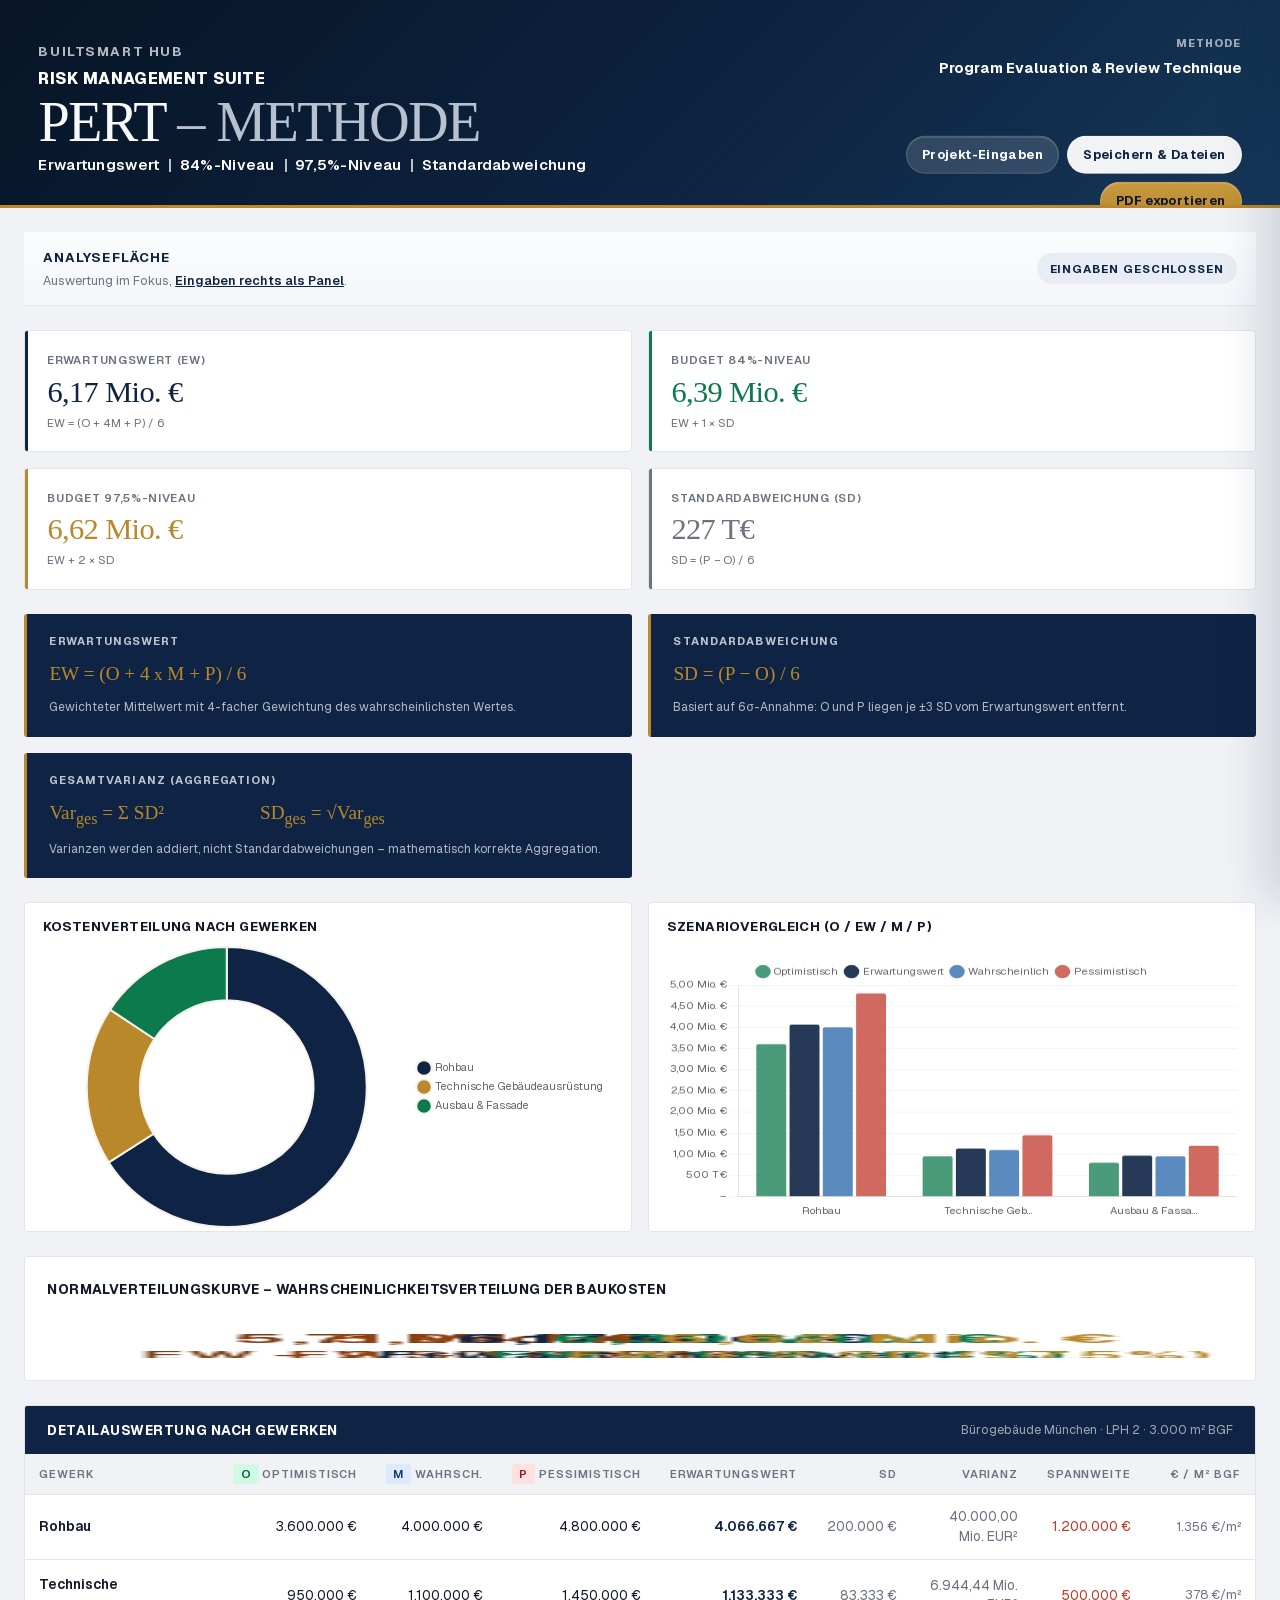
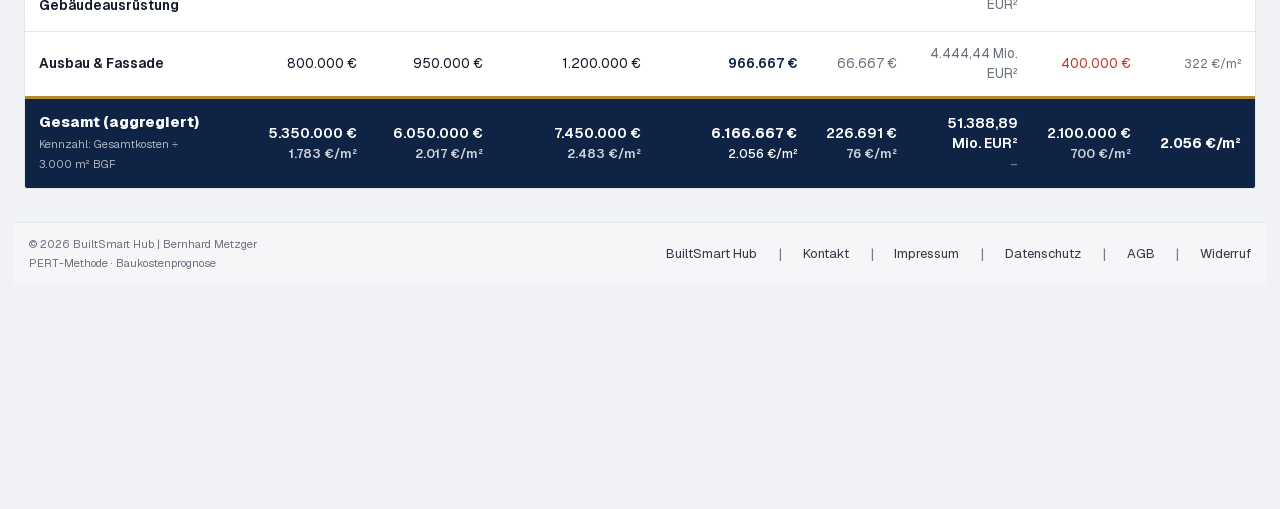
<file: pert-app/index.html>
<!DOCTYPE html>
<html lang="de">
<head>
<meta charset="UTF-8">
<meta name="viewport" content="width=device-width, initial-scale=1.0">
<title>PERT-Methode – Baukostenprognose</title>
<style>
  @font-face {
    font-family: 'Inter';
    src: url('vendor/fonts/Geist-Latin.woff2') format('woff2');
    font-weight: 100 900;
    font-style: normal;
    font-display: swap;
  }

  @font-face {
    font-family: 'Inter';
    src: url('vendor/fonts/Geist-LatinExt.woff2') format('woff2');
    font-weight: 100 900;
    font-style: normal;
    font-display: swap;
    unicode-range: U+0100-024F, U+1E00-1EFF;
  }

  @font-face {
    font-family: 'Syne';
    src: url('vendor/fonts/Geist-Latin.woff2') format('woff2');
    font-weight: 100 900;
    font-style: normal;
    font-display: swap;
  }

  @font-face {
    font-family: 'DM Serif Display';
    src: local('Georgia'), local('Times New Roman');
    font-weight: 400 700;
    font-style: normal;
    font-display: swap;
  }

  :root {
    /* ── Basis ── */
    --ink:    #111827;        /* Tiefschwarz mit blauem Unterton */
    --paper:  #f8f9fb;        /* Kühles Reinweiß */
    --cream:  #f0f2f5;        /* Helles Grau für Sidebar */
    --card:   #ffffff;        /* Kartenfläche */
    --border: #e2e5ea;        /* Dezente Trennlinie */
    --muted:  #6b7280;        /* Textstufe 2 */

    /* ── Leitfarbe: Mitternachtsblau ── */
    --navy:       #0f2444;    /* Tief, edel, dominant */
    --navy-mid:   #1e3a5f;    /* Mittel für Hover/Akzente */
    --navy-light: #e8edf5;    /* Heller Tint für Backgrounds */

    /* ── Akzentgold: einzige Wärme ── */
    --gold:       #b8882a;    /* Gesättigtes, edles Gold */
    --gold-light: #fdf4e3;    /* Gold-Tint */

    /* ── Signalfarben (nur für Daten) ── */
    --signal-pos: #0d7a4e;    /* Positiv / Optimistisch */
    --signal-neg: #c0392b;    /* Negativ / Pessimistisch */
    --signal-neu: #2563a8;    /* Neutral / Erwartungswert */

    /* ── Aliases für Kompatibilität ── */
    --accent:  #c0392b;
    --accent2: #0d7a4e;
    --accent3: #0f2444;
    --warm:    #b8882a;
  }

  * { box-sizing: border-box; margin: 0; padding: 0; }

  body {
    font-family: 'Inter', sans-serif;
    font-size: 15px;
    line-height: 1.5;
    background: var(--cream);
    color: var(--ink);
    min-height: 100vh;
  }

  /* HEADER */
  header {
    background: linear-gradient(135deg, #071526 0%, #0d2340 56%, #163758 100%);
    color: var(--paper);
    padding: clamp(1.5rem, 3vw, 2.2rem) clamp(1.2rem, 3vw, 3rem) clamp(1.25rem, 2.5vw, 1.8rem);
    display: grid;
    grid-template-columns: minmax(0, 1.5fr) minmax(300px, 0.9fr);
    align-items: end;
    gap: 2rem;
    position: relative;
    overflow: hidden;
    flex-wrap: wrap;
    border-bottom: 3px solid var(--gold);
  }

  header::before {
    content: none;
    display: none;
  }

  .header-left {
    display: flex;
    flex-direction: column;
    gap: 0.3rem;
    min-width: 0;
  }

  .header-left .brand-line {
    font-family: 'Inter', sans-serif;
    text-transform: uppercase;
    letter-spacing: 0.12em;
    font-size: 0.82rem;
    color: rgba(248,249,251,0.72);
    font-weight: 700;
  }

  .header-left .suite-line {
    font-family: 'Inter', sans-serif;
    letter-spacing: 0.02em;
    font-size: 1rem;
    color: #fff !important;
    -webkit-text-fill-color: #fff;
    opacity: 1;
    font-weight: 800;
    text-transform: none;
    text-shadow: none;
  }

  .header-left h1 {
    font-family: 'DM Serif Display', serif;
    font-size: clamp(2.5rem, 4.4vw, 4rem);
    font-weight: 400;
    line-height: 0.95;
    letter-spacing: -0.03em;
    text-transform: uppercase;
  }

  .header-left h1 em {
    color: rgba(228,235,245,0.8);
    font-style: normal;
  }

  .header-left .header-subline {
    display: flex;
    flex-wrap: wrap;
    gap: 0.45rem;
    align-items: center;
    font-family: 'Inter', sans-serif;
    font-size: 0.92rem;
    font-weight: 600;
    color: #ffffff;
    letter-spacing: 0.02em;
  }

  .header-left .header-subline span {
    display: inline-flex;
    align-items: center;
    gap: 0.35rem;
  }

  .header-left .header-subline span:not(:last-child)::after {
    content: '|';
    color: rgba(255,255,255,0.75);
    margin-left: 0.2rem;
  }

  .header-badge {
    display: flex;
    flex-direction: column;
    align-items: flex-end;
    gap: 0.9rem;
    min-width: 0;
    align-self: start;
    padding-top: 0;
  }

  .header-metric .metric-label {
    font-family: 'Inter', sans-serif;
    font-size: 0.68rem;
    letter-spacing: 0.1em;
    text-transform: uppercase;
    color: rgba(248,249,251,0.62);
    font-weight: 800;
    margin-bottom: 0.45rem;
  }

  .header-metric .metric-value {
    font-family: 'Inter', sans-serif;
    font-size: 0.9rem;
    font-weight: 700;
    color: #fff;
    line-height: 1.25;
  }

  .header-actions {
    display: flex;
    gap: 0.5rem;
    flex-wrap: wrap;
    justify-content: flex-end;
    margin-top: 0;
    transform: translateY(2.8rem);
  }

  .header-actions button {
    min-height: 2.4rem;
    padding: 0.5rem 0.95rem;
    border: 1px solid rgba(255,255,255,0.16);
    border-radius: 999px;
    font-family: 'Inter', sans-serif;
    font-weight: 700;
    font-size: 0.78rem;
    cursor: pointer;
    letter-spacing: 0.03em;
    line-height: 1;
    box-shadow: 0 1px 0 rgba(255,255,255,0.16) inset;
    transition: transform 0.15s, background 0.15s, color 0.15s, border-color 0.15s, box-shadow 0.15s;
  }

  .header-actions button:hover {
    transform: translateY(-1px);
    box-shadow: 0 4px 14px rgba(15,36,68,0.08);
  }

  .toggle-inputs {
    background: rgba(255,255,255,0.14);
    color: #fff;
    border-color: #ffffff;
    -webkit-appearance: none;
    appearance: none;
    outline: none;
    box-shadow: 0 1px 0 rgba(255,255,255,0.12) inset, 0 10px 22px rgba(9,24,48,0.12);
  }

  .toggle-inputs:hover {
    background: rgba(255,255,255,0.22);
    border-color: #ffffff;
    box-shadow: 0 1px 0 rgba(255,255,255,0.16) inset, 0 12px 26px rgba(9,24,48,0.16);
  }

  .toggle-inputs.active {
    background: #ffffff;
    color: var(--navy);
    border-color: #ffffff;
    box-shadow: 0 10px 22px rgba(9,24,48,0.14);
  }

  .toggle-inputs:focus,
  .toggle-inputs:focus-visible {
    outline: none;
    border-color: #ffffff;
    box-shadow: 0 0 0 2px rgba(255,255,255,0.26), 0 10px 22px rgba(9,24,48,0.12);
  }

  .help-save {
    background: rgba(255,255,255,0.94);
    color: var(--navy);
    border-color: rgba(17,24,39,0.08);
  }

  .help-save:hover {
    background: #ffffff;
    border-color: rgba(17,24,39,0.14);
  }

  .pdf-export {
    background: linear-gradient(180deg, #c79a41 0%, #b8882a 100%);
    color: #0f172a;
    border-color: rgba(184,136,42,0.65);
  }

  .pdf-export:hover {
    background: linear-gradient(180deg, #d1a853 0%, #c79a41 100%);
    border-color: rgba(184,136,42,0.8);
  }

  .header-badge span {
    font-size: 0.75rem;
    letter-spacing: 0.08em;
    text-transform: uppercase;
    color: rgba(248,249,251,0.72);
    font-family: 'Inter', sans-serif;
  }

  /* MAIN LAYOUT */
  main {
    display: flex;
    flex-direction: column;
    gap: 0;
    min-height: calc(100vh - 130px);
  }

  /* CONTROL PANEL */
  .sidebar {
    background: #f0f2f5;
    border-bottom: 1px solid var(--border);
    padding: 1.2rem;
    display: grid;
    grid-template-columns: repeat(3, minmax(0, 1fr));
    gap: 1rem;
    min-height: auto;
    overflow: hidden;
    max-height: 1800px;
    opacity: 1;
    transition: max-height 0.35s ease, opacity 0.25s ease, padding 0.25s ease, border-width 0.25s ease;
  }

  .sidebar.is-collapsed {
    max-height: 0;
    opacity: 0;
    padding-top: 0;
    padding-bottom: 0;
    border-bottom-width: 0;
    pointer-events: none;
  }

  .section-label {
    font-size: 0.72rem;
    letter-spacing: 0.15em;
    text-transform: uppercase;
    color: var(--navy);
    margin-bottom: 1rem;
    display: flex;
    align-items: center;
    gap: 0.5rem;
    font-weight: 700;
  }

  .section-label::after {
    content: '';
    flex: 1;
    height: 1px;
    background: var(--border);
  }

  .proj-manager,
  .project-block,
  .control-card {
    background: var(--card);
    border: 1px solid var(--border);
    border-radius: 3px;
    overflow: visible;
    min-height: 0;
  }

  .proj-manager { grid-column: 1 / -1; }

  .project-block,
  .control-card {
    padding: 1rem;
    display: block;
  }

  .project-block .section-label,
  .control-card .section-label {
    margin-bottom: 0.85rem;
  }

  .workspace-strip {
    display: flex;
    align-items: center;
    justify-content: space-between;
    gap: 1rem;
    padding: 0.9rem 1.2rem;
    border-bottom: 1px solid var(--border);
    background: linear-gradient(180deg, #fbfcfe 0%, #f4f6fa 100%);
  }

  .workspace-strip strong {
    font-family: 'Syne', sans-serif;
    font-size: 0.82rem;
    text-transform: uppercase;
    letter-spacing: 0.08em;
    color: var(--navy);
  }

  .workspace-strip span {
    font-size: 0.78rem;
    color: var(--muted);
  }

  .workspace-link {
    color: var(--navy);
    text-decoration: underline;
    text-underline-offset: 0.12em;
    font-weight: 600;
    cursor: pointer;
  }

  .workspace-link:hover {
    color: var(--navy-mid);
  }

  .site-footer {
    margin: 0.6rem 0.8rem 0.8rem;
    padding: 0.8rem 1rem;
    border-top: 1px solid rgba(226,229,234,0.9);
    background: rgba(248,249,251,0.72);
    display: flex;
    align-items: center;
    justify-content: space-between;
    gap: 1rem;
  }

  .site-footer-left {
    display: flex;
    flex-direction: column;
    gap: 0.15rem;
    color: var(--ink);
    font-family: 'Inter', sans-serif;
  }

  .site-footer-left strong {
    font-size: 0.88rem;
    font-weight: 400;
    line-height: 1.2;
  }

  .site-footer-left span {
    font-size: 0.7rem;
    color: var(--muted);
  }

  .site-footer-nav {
    display: flex;
    align-items: center;
    gap: 1rem;
    flex-wrap: wrap;
    justify-content: flex-end;
  }

  .site-footer-nav a {
    color: rgba(17,24,39,0.86);
    text-decoration: none;
    font-family: 'Inter', sans-serif;
    font-size: 0.82rem;
    font-weight: 400;
    line-height: 1;
  }

  .site-footer-nav a:hover {
    color: var(--navy);
    text-decoration: underline;
  }

  .site-footer-nav .divider {
    width: auto;
    height: auto;
    background: none;
    color: rgba(17,24,39,0.55);
    font-size: 0.9rem;
    line-height: 1;
    margin: 0 0.3rem;
    font-weight: 400;
    transform: translateY(-0.02rem);
  }

  @media (max-width: 900px) {
    .site-footer {
      flex-direction: column;
      align-items: flex-start;
      padding: 0.75rem 0.9rem;
    }

    .site-footer-nav {
      justify-content: flex-start;
      gap: 0.45rem;
    }

    .site-footer-nav .divider {
      display: inline-block;
    }
  }

  .workspace-strip .workspace-pill {
    font-family: 'Inter', sans-serif;
    font-size: 0.72rem;
    font-weight: 700;
    letter-spacing: 0.08em;
    text-transform: uppercase;
    color: var(--navy);
    background: var(--navy-light);
    border-radius: 999px;
    padding: 0.45rem 0.8rem;
  }

  .input-panel {
    position: fixed;
    top: 0;
    right: 0;
    width: min(440px, 92vw);
    height: 100vh;
    background: #f0f2f5;
    border-left: 1px solid var(--border);
    box-shadow: -18px 0 40px rgba(15,36,68,0.14);
    transform: translateX(100%);
    transition: transform 0.32s ease;
    z-index: 4000;
    display: flex;
    flex-direction: column;
    overflow: hidden;
    pointer-events: none;
  }

  .input-panel.is-open {
    transform: translateX(0);
    pointer-events: auto;
  }

  .input-panel-header {
    background: linear-gradient(135deg, #0a1a30 0%, var(--navy) 100%);
    color: #fff;
    padding: 1rem 1.1rem;
    display: flex;
    align-items: center;
    justify-content: space-between;
    gap: 1rem;
    border-bottom: 2px solid var(--gold);
    flex-shrink: 0;
  }

  .input-panel-header strong {
    font-family: 'Syne', sans-serif;
    text-transform: uppercase;
    letter-spacing: 0.08em;
    font-size: 0.78rem;
  }

  .input-panel-close {
    border: none;
    background: rgba(255,255,255,0.12);
    color: #fff;
    width: 2rem;
    height: 2rem;
    border-radius: 50%;
    cursor: pointer;
    font-size: 1rem;
    line-height: 1;
  }

  .input-panel-body {
    padding: 1rem;
    overflow: auto;
    display: grid;
    grid-template-columns: 1fr;
    gap: 1rem;
    align-content: start;
    grid-auto-rows: min-content;
  }

  .input-panel-body > * {
    min-height: 0;
    align-self: start;
  }

  .panel-backdrop {
    position: fixed;
    inset: 0;
    background: rgba(15,14,12,0.34);
    z-index: 3500;
    opacity: 0;
    pointer-events: none;
    transition: opacity 0.25s ease;
  }

  .panel-backdrop.is-visible {
    opacity: 1;
    pointer-events: auto;
  }

  /* PROJECT INFO */
  .project-block input,
  .project-block select {
    width: 100%;
    background: var(--card);
    border: 1px solid var(--border);
    border-radius: 2px;
    padding: 0.65rem 0.75rem;
    font-family: 'Inter', sans-serif;
    font-size: 0.9rem;
    color: var(--ink);
    outline: none;
    transition: border-color 0.15s;
    margin-bottom: 0.6rem;
    height: 2.6rem;
    box-sizing: border-box;
    -webkit-appearance: none;
    appearance: none;
  }

  .project-block input:focus,
  .project-block select:focus { border-color: var(--navy); }

  .bgf-input {
    letter-spacing: 0.01em;
  }

  .select-wrap {
    position: relative;
    display: block;
  }

  .select-wrap::after {
    content: '';
    position: absolute;
    right: 0.85rem;
    top: 40%;
    transform: translateY(-50%);
    pointer-events: none;
    width: 1.15rem;
    height: 1.15rem;
    background-repeat: no-repeat;
    background-position: center;
    background-size: 1.15rem 1.15rem;
    background-image: url("data:image/svg+xml,%3Csvg xmlns='http://www.w3.org/2000/svg' viewBox='0 0 20 20' fill='none' stroke='%236b7280' stroke-width='2.25' stroke-linecap='round' stroke-linejoin='round'%3E%3Cpath d='M5 7.5 10 12.5 15 7.5'/%3E%3C/svg%3E");
  }

  .select-wrap select {
    padding-right: 2.35rem;
    appearance: none;
    -webkit-appearance: none;
    background-image: none;
  }

  .project-inline {
    display: grid;
    grid-template-columns: minmax(0, 1fr) minmax(0, 2fr);
    gap: 0.8rem;
    align-items: start;
  }

  .project-field {
    min-width: 0;
  }

  .project-field input,
  .project-field .select-wrap {
    margin-bottom: 0;
  }

  .project-block label {
    font-size: 0.75rem;
    letter-spacing: 0.05em;
    text-transform: uppercase;
    color: var(--muted);
    display: block;
    margin-bottom: 0.25rem;
    font-weight: 600;
  }

  /* GEWERKE */
  .gewerke-list { display: flex; flex-direction: column; gap: 0.75rem; }

  .gewerk-row {
    background: var(--card);
    border: 1px solid var(--border);
    border-radius: 3px;
    padding: 0.9rem;
    position: relative;
    transition: border-color 0.15s, box-shadow 0.15s;
  }

  .gewerk-row:hover { border-color: var(--navy); box-shadow: 0 2px 8px rgba(15,36,68,0.08); }

  .gewerk-row .gewerk-name {
    font-family: 'Syne', sans-serif;
    font-size: 0.8rem;
    font-weight: 700;
    color: var(--ink);
    margin-bottom: 0.6rem;
    display: flex;
    align-items: center;
    padding-right: 22px; /* space for del-btn */
    min-width: 0;
  }

  .gewerk-name-dot-wrap {
    display: flex;
    align-items: center;
    width: 100%;
    min-width: 0;
  }

  .gewerk-name-input {
    border: none;
    background: transparent;
    font-family: 'Inter', sans-serif;
    font-size: 0.88rem;
    font-weight: 700;
    outline: none;
    padding: 2px 0 3px 0;
    cursor: text;
    color: var(--ink);
    flex: 1;
    min-width: 0;
    width: 100%;
    line-height: 1.4;
  }

  .gewerk-color-dot {
    width: 8px; height: 8px;
    border-radius: 50%;
    display: inline-block;
    margin-right: 0.4rem;
  }

  .gewerk-inputs {
    display: grid;
    grid-template-columns: 1fr 1fr 1fr;
    gap: 0.4rem;
  }

  /* FORMATTED NUMBER INPUTS */
  .num-wrapper { position: relative; }

  .num-display {
    width: 100%;
    border: 1px solid var(--border);
    border-radius: 2px;
    padding: 0.45rem 0.5rem;
    font-family: 'Inter', sans-serif;
    font-size: 0.82rem;
    background: var(--paper);
    color: var(--ink);
    text-align: right;
    cursor: text;
    min-height: 2rem;
    display: flex;
    align-items: center;
    justify-content: flex-end;
    transition: border-color 0.15s;
  }
  .num-display:focus {
    border-color: var(--navy);
    box-shadow: 0 0 0 2px rgba(15,36,68,0.08);
    outline: none;
  }
  .num-display.editing { display: none; }

  .num-edit {
    width: 100%;
    border: 1px solid var(--navy);
    border-radius: 2px;
    padding: 0.45rem 0.5rem;
    font-family: 'Inter', sans-serif;
    font-size: 0.82rem;
    background: #fff;
    color: var(--ink);
    outline: none;
    text-align: right;
    display: none;
    -webkit-appearance: none;
    appearance: textfield;
    -moz-appearance: textfield;
  }
  .num-edit.editing { display: block; }

  .num-edit::-webkit-outer-spin-button,
  .num-edit::-webkit-inner-spin-button {
    -webkit-appearance: none;
    margin: 0;
  }

  .input-hint {
    font-size: 0.68rem;
    color: var(--muted);
    text-align: center;
    margin-top: 0.2rem;
    font-weight: 500;
  }

  .del-btn {
    position: absolute;
    top: 0.5rem; right: 0.5rem;
    width: 18px; height: 18px;
    background: none; border: none;
    cursor: pointer;
    color: var(--muted);
    font-size: 0.75rem;
    display: flex; align-items: center; justify-content: center;
    border-radius: 2px;
    transition: background 0.1s, color 0.1s;
  }
  .del-btn:hover { background: var(--accent); color: #fff; }

  .add-btn {
    width: 100%;
    padding: 0.65rem;
    border: 1px dashed var(--border);
    background: transparent;
    border-radius: 3px;
    font-family: 'Inter', sans-serif;
    font-size: 0.85rem;
    color: var(--muted);
    cursor: pointer;
    transition: all 0.15s;
    font-weight: 500;
  }
  .add-btn:hover { border-color: var(--navy); color: var(--navy); background: var(--navy-light); }

  /* SECURITY LEVEL */
  .security-selector {
    display: grid;
    grid-template-columns: repeat(3, 1fr);
    gap: 0.5rem;
  }

  .sec-btn {
    padding: 0.9rem 0.5rem 0.75rem;
    border: 1.5px solid var(--border);
    background: var(--card);
    border-radius: 4px;
    font-family: 'Inter', sans-serif;
    cursor: pointer;
    transition: all 0.18s;
    text-align: center;
    color: var(--muted);
    display: flex;
    flex-direction: column;
    align-items: center;
    gap: 0.25rem;
  }

  .sec-btn:hover { border-color: var(--navy); background: var(--navy-light); color: var(--navy); }
  .sec-btn.active { background: var(--navy); color: #ffffff; border-color: var(--navy); }

  .sec-btn .sec-pct {
    font-family: 'Syne', sans-serif;
    font-size: 1.55rem;
    font-weight: 800;
    display: block;
    line-height: 1;
    letter-spacing: -0.02em;
  }

  .sec-btn .sec-desc { font-size: 0.72rem; font-weight: 600; opacity: 0.8; }
  .sec-btn.active .sec-desc { opacity: 0.7; }

  /* CONTENT AREA */
  .content {
    padding: clamp(1rem, 2vw, 2rem) clamp(1rem, 2.5vw, 2.5rem);
    display: flex;
    flex-direction: column;
    gap: 1.5rem;
    min-width: 0;
  }

  /* KPI CARDS */
  .kpi-row {
    display: grid;
    grid-template-columns: repeat(auto-fit, minmax(180px, 1fr));
    gap: 1rem;
  }

  .kpi-card {
    background: var(--card);
    border: 1px solid var(--border);
    border-radius: 3px;
    padding: 1.25rem 1.4rem;
    position: relative;
    overflow: hidden;
  }

  .kpi-card::before {
    content: '';
    position: absolute;
    left: 0; top: 0; bottom: 0;
    width: 3px;
  }

  .kpi-card.kpi-ew::before  { background: var(--navy); }
  .kpi-card.kpi-84::before  { background: var(--signal-pos); }
  .kpi-card.kpi-975::before { background: var(--gold); }
  .kpi-card.kpi-sd::before  { background: var(--muted); }

  .kpi-card .kpi-label {
    font-size: 0.72rem;
    letter-spacing: 0.06em;
    text-transform: uppercase;
    color: var(--muted);
    margin-bottom: 0.5rem;
    font-weight: 600;
  }

  .kpi-card .kpi-value {
    font-family: 'DM Serif Display', serif;
    font-size: 1.9rem;
    line-height: 1;
    letter-spacing: -0.02em;
  }

  .kpi-card.kpi-ew .kpi-value  { color: var(--navy); }
  .kpi-card.kpi-84 .kpi-value  { color: var(--signal-pos); }
  .kpi-card.kpi-975 .kpi-value { color: var(--gold); }
  .kpi-card.kpi-sd .kpi-value  { color: var(--muted); }

  .kpi-card .kpi-sub {
    font-size: 0.73rem;
    color: var(--muted);
    margin-top: 0.4rem;
    font-family: 'Inter', sans-serif;
  }

  /* CHARTS ROW */
  .charts-row {
    display: grid;
    grid-template-columns: 1fr 1fr;
    gap: 1rem;
    align-items: stretch;
  }

  .chart-block {
    background: var(--card);
    border: 1px solid var(--border);
    border-radius: 3px;
    padding: 0.9rem 1.1rem 0.7rem;
    display: flex;
    flex-direction: column;
    height: 330px;
  }

  .chart-block h3 {
    font-family: 'Syne', sans-serif;
    font-size: 0.82rem;
    font-weight: 700;
    letter-spacing: 0.03em;
    text-transform: uppercase;
    margin-bottom: 0;
    color: var(--ink);
    flex-shrink: 0;
  }

  .chart-block.block-pie { justify-content: flex-start; }
  .chart-block.block-pie h3 { margin-bottom: 0.2rem; }
  .chart-block.block-pie canvas { margin-top: 0; flex: 1; }
  .chart-block.block-bar { justify-content: flex-end; }
  .chart-block.block-bar h3 { margin-bottom: auto; }
  .chart-block.block-bar canvas { flex: none; height: 260px !important; }

  canvas { width: 100% !important; }

  /* DISTRIBUTION CURVE */
  .dist-block {
    background: var(--card);
    border: 1px solid var(--border);
    border-radius: 3px;
    padding: 1.4rem;
  }

  .dist-block h3 {
    font-family: 'Syne', sans-serif;
    font-size: 0.85rem;
    font-weight: 700;
    letter-spacing: 0.03em;
    text-transform: uppercase;
    margin-bottom: 1.2rem;
    color: var(--ink);
  }

  /* RESULTS TABLE */
  .results-block {
    background: var(--card);
    border: 1px solid var(--border);
    border-radius: 3px;
    overflow: hidden;
  }

  .results-header {
    background: var(--navy);
    color: #ffffff;
    padding: 0.85rem 1.4rem;
    display: flex;
    align-items: center;
    justify-content: space-between;
  }

  .results-header h3 {
    font-family: 'Syne', sans-serif;
    font-size: 0.85rem;
    font-weight: 700;
    letter-spacing: 0.04em;
    text-transform: uppercase;
  }

  table { width: 100%; border-collapse: collapse; font-size: 0.85rem; }

  thead th {
    font-size: 0.7rem;
    letter-spacing: 0.08em;
    text-transform: uppercase;
    color: var(--muted);
    padding: 0.7rem 0.9rem;
    text-align: right;
    border-bottom: 1px solid var(--border);
    background: var(--cream);
    font-weight: 600;
    white-space: nowrap;
  }

  thead th:first-child { text-align: left; }

  tbody tr:not(:last-child) { border-bottom: 1px solid var(--border); }
  tbody tr:hover { background: rgba(0,0,0,0.02); }

  tbody td {
    padding: 0.75rem 0.9rem;
    text-align: right;
    font-family: 'Inter', sans-serif;
    line-height: 1.45;
    vertical-align: middle;
  }

  tbody td:first-child {
    text-align: left;
    font-family: 'Inter', sans-serif;
    font-weight: 600;
    font-size: 0.85rem;
    line-height: 1.55;
    padding-top: 0.9rem;
    padding-bottom: 0.95rem;
  }

  tfoot td {
    padding: 0.85rem 0.9rem;
    text-align: right;
    font-family: 'Inter', sans-serif;
    font-weight: 600;
    background: var(--navy);
    color: #ffffff;
    border-top: 3px solid var(--gold);
    font-size: 0.88rem;
    line-height: 1.45;
  }

  tfoot td:first-child {
    text-align: left;
    font-weight: 800;
    font-size: 0.92rem;
    line-height: 1.4;
  }

  .tag-o { background: #d1fae5; color: #065f46; padding: 0.15rem 0.45rem; border-radius: 2px; font-size: 0.72rem; font-weight: 600; }
  .tag-m { background: #dbeafe; color: #1e3a5f; padding: 0.15rem 0.45rem; border-radius: 2px; font-size: 0.72rem; font-weight: 600; }
  .tag-p { background: #fee2e2; color: #991b1b; padding: 0.15rem 0.45rem; border-radius: 2px; font-size: 0.72rem; font-weight: 600; }

  /* FORMULA BOX */
  .formula-row {
    display: grid;
    grid-template-columns: repeat(auto-fit, minmax(220px, 1fr));
    gap: 1rem;
  }

  .formula-card {
    background: var(--navy);
    color: var(--paper);
    border-radius: 3px;
    padding: 1.2rem 1.4rem;
    border-left: 3px solid var(--gold);
  }

  .formula-card .f-label {
    font-size: 0.7rem;
    letter-spacing: 0.1em;
    text-transform: uppercase;
    color: rgba(248,249,251,0.75);
    margin-bottom: 0.5rem;
    font-weight: 700;
  }

  .formula-card .f-formula {
    font-family: 'DM Serif Display', serif;
    font-size: 1.2rem;
    color: var(--gold);
    line-height: 1.7;
  }

  .formula-card .f-desc {
    font-size: 0.75rem;
    color: rgba(248,249,251,0.7);
    margin-top: 0.5rem;
    line-height: 1.6;
  }

  /* RESPONSIVE */
  @media (max-width: 1300px) {
    .kpi-row { grid-template-columns: repeat(2, 1fr); }
    .formula-row { grid-template-columns: 1fr 1fr; }
    .content { padding: 1.5rem; }
    .sidebar { grid-template-columns: repeat(2, minmax(0, 1fr)); }
  }

  @media (max-width: 1050px) {
    .formula-row { grid-template-columns: 1fr; }
    .charts-row { grid-template-columns: 1fr; }
    .content { padding: 1.2rem; gap: 1.2rem; }
    header { padding: 1.8rem 1.5rem; }
    .sidebar { grid-template-columns: 1fr; }
    .project-inline { grid-template-columns: 1fr; }
  }

  @media (max-width: 800px) {
    header { grid-template-columns: 1fr; align-items: start; padding: 1.4rem; }
    .header-badge { align-items: flex-start; }
    .header-metric { text-align: left; }
    .kpi-row { grid-template-columns: 1fr 1fr; }
    .content { padding: 1rem; }
    .sidebar { padding: 1rem; }
  }

  @media (max-width: 900px) {
    .input-panel {
      width: 100vw;
    }
  }

  /* ANIMATIONS */
  .kpi-value { transition: all 0.3s ease; }

  .gewerk-row { animation: slideIn 0.2s ease; }
  @keyframes slideIn {
    from { opacity: 0; transform: translateY(-6px); }
    to   { opacity: 1; transform: translateY(0); }
  }

  .no-data {
    text-align: center;
    padding: 2rem;
    color: var(--muted);
    font-size: 0.88rem;
    font-style: italic;
  }

  .proj-manager-header {
    background: var(--navy);
    color: #fff;
    padding: 0.65rem 0.9rem;
    font-size: 0.68rem;
    font-weight: 700;
    letter-spacing: 0.12em;
    text-transform: uppercase;
    border-bottom: 2px solid var(--gold);
  }

  .proj-info-box {
    padding: 0.7rem 0.9rem;
    font-size: 0.78rem;
    color: var(--muted);
    line-height: 1.6;
    border-bottom: 1px solid var(--border);
    background: var(--cream);
  }

  .proj-info-box strong { color: var(--ink); }

  .proj-actions {
    display: grid;
    grid-template-columns: 1fr 1fr;
    gap: 0.4rem;
    padding: 0.7rem 0.9rem;
  }

  .proj-btn {
    padding: 0.55rem 0.5rem;
    border: 1px solid var(--border);
    border-radius: 2px;
    background: var(--card);
    font-family: 'Inter', sans-serif;
    font-size: 0.75rem;
    font-weight: 600;
    color: var(--ink);
    cursor: pointer;
    text-align: center;
    transition: all 0.15s;
    white-space: nowrap;
    line-height: 1.3;
  }

  .proj-btn:hover { border-color: var(--navy); color: var(--navy); background: var(--navy-light); }

  .proj-btn.save  { background: var(--navy); color: #fff; border-color: var(--navy); grid-column: 1 / -1; border-bottom: 2px solid var(--gold); }
  .proj-btn.save:hover { background: var(--navy-mid); border-color: var(--navy-mid); }

  .proj-btn.demo {
    background: rgba(184,136,42,0.12);
    color: var(--navy);
    border-color: rgba(184,136,42,0.5);
    font-weight: 700;
  }

  .proj-btn.demo:hover {
    background: rgba(184,136,42,0.18);
    border-color: rgba(184,136,42,0.7);
    color: var(--navy);
  }

  .proj-btn.danger:hover { border-color: var(--accent); color: var(--accent); background: rgba(200,68,26,0.04); }

  .proj-current-name {
    font-size: 0.82rem;
    font-weight: 600;
    color: var(--ink);
    font-family: 'Inter', sans-serif;
    padding: 0.6rem 0.9rem 0;
    line-height: 1.5;
  }
  /* CUSTOM MODAL */
  .modal-overlay {
    position: fixed;
    inset: 0;
    background: rgba(15,14,12,0.55);
    display: flex;
    align-items: center;
    justify-content: center;
    z-index: 9999;
    animation: fadeIn 0.15s ease;
  }

  @keyframes fadeIn { from { opacity: 0; } to { opacity: 1; } }

  .modal-box {
    background: var(--card);
    border: 1px solid var(--border);
    border-radius: 6px;
    padding: 1.8rem 2rem;
    max-width: 380px;
    width: 90%;
    box-shadow: 0 8px 32px rgba(0,0,0,0.18);
    animation: slideUp 0.18s ease;
  }

  @keyframes slideUp { from { transform: translateY(12px); opacity:0; } to { transform: translateY(0); opacity:1; } }

  .modal-box h4 {
    font-family: 'Inter', sans-serif;
    font-size: 1.02rem;
    font-weight: 800;
    color: var(--ink);
    margin-bottom: 0.75rem;
    letter-spacing: 0;
  }

  .modal-box p {
    font-family: 'Inter', sans-serif;
    font-size: 0.88rem;
    color: var(--muted);
    line-height: 1.55;
    margin-bottom: 1.35rem;
  }

  .modal-box p strong { color: var(--accent); }

  .modal-btns {
    display: flex;
    gap: 0.6rem;
    justify-content: flex-end;
  }

  .modal-btn {
    padding: 0.55rem 1.2rem;
    border-radius: 3px;
    border: 1px solid var(--border);
    font-family: 'Inter', sans-serif;
    font-size: 0.86rem;
    font-weight: 700;
    cursor: pointer;
    transition: all 0.15s;
    background: var(--card);
    color: var(--ink);
  }

  .modal-btn:hover { border-color: var(--muted); }
  .modal-btn.confirm { background: var(--navy); color: #fff; border-color: var(--navy); }
  .modal-btn.confirm:hover { opacity: 0.88; }

  .help-overlay {
    position: fixed;
    inset: 0;
    background: rgba(15,14,12,0.62);
    display: none;
    align-items: center;
    justify-content: center;
    z-index: 10000;
    padding: 1rem;
  }

  .help-card {
    width: min(1140px, 96vw);
    max-height: min(86vh, 760px);
    overflow: hidden;
    background: linear-gradient(180deg, #ffffff 0%, #fafbfd 100%);
    border: 1px solid var(--border);
    border-radius: 10px;
    box-shadow: 0 24px 80px rgba(0,0,0,0.28);
  }

  .help-hero {
    padding: 1rem 1.2rem;
    background: linear-gradient(135deg, #0a1a30 0%, var(--navy) 62%, #1e3a5f 100%);
    color: #fff;
    border-bottom: 3px solid var(--gold);
  }

  .help-hero h2 {
    font-family: 'Inter', sans-serif;
    font-size: clamp(1.45rem, 2vw, 1.95rem);
    line-height: 1.15;
    font-weight: 800;
    letter-spacing: 0;
    margin-bottom: 0.55rem;
  }

  .help-hero p {
    color: rgba(255,255,255,0.78);
    max-width: none;
    white-space: normal;
    font-size: 0.82rem;
    line-height: 1.35;
  }

  .help-body {
    padding: 1rem 1.2rem 1.05rem;
    display: grid;
    grid-template-columns: repeat(3, minmax(0, 1fr));
    gap: 0.7rem;
  }

  .help-block {
    background: #fff;
    border: 1px solid var(--border);
    border-radius: 8px;
    padding: 0.8rem 0.85rem;
  }

  .help-block h3 {
    font-family: 'Inter', sans-serif;
    font-size: 0.86rem;
    text-transform: none;
    letter-spacing: 0;
    color: var(--navy);
    margin-bottom: 0.5rem;
    font-weight: 700;
  }

  .help-block p,
  .help-block li {
    font-size: 0.82rem;
    line-height: 1.5;
    color: var(--ink);
  }

  .help-block ul {
    margin-left: 1rem;
    display: grid;
    gap: 0.3rem;
  }

  .help-note {
    background: var(--gold-light);
    border-left: 4px solid var(--gold);
    padding: 0.6rem 0.8rem;
    border-radius: 8px;
    margin-top: 0.55rem;
    font-size: 0.8rem;
    color: var(--ink);
  }

  .help-footer {
    padding: 0 1.2rem 1rem;
    display: flex;
    justify-content: flex-end;
    gap: 0.45rem;
    flex-wrap: wrap;
  }

  .help-footer button {
    padding: 0.5rem 0.9rem;
    border: 1px solid var(--border);
    border-radius: 4px;
    background: var(--card);
    color: var(--ink);
    font-family: Arial, Helvetica, sans-serif;
    font-weight: 700;
    cursor: pointer;
  }

  .help-footer .primary {
    background: var(--navy);
    border-color: var(--navy);
    color: #fff;
  }

  @media (max-width: 900px) {
    .help-body { grid-template-columns: 1fr; }
    .help-card { height: auto; max-height: 94vh; overflow: auto; }
  }
</style>
</head>
<body>

<!-- CUSTOM CONFIRM MODAL -->
<div class="modal-overlay" id="confirmModal" style="display:none;">
  <div class="modal-box">
    <h4 id="modalTitle">Neues Projekt</h4>
    <p id="modalText">Aktuelles Projekt verwerfen und leere Maske öffnen?<br><strong>Tipp: Erst speichern, um Daten nicht zu verlieren!</strong></p>
    <div class="modal-btns">
      <button class="modal-btn" onclick="closeModal()">Abbrechen</button>
      <button class="modal-btn confirm" id="modalConfirmBtn">Ja, Projekt leeren</button>
    </div>
  </div>
</div>

<div class="help-overlay" id="storageHelpOverlay" aria-hidden="true">
  <div class="help-card" role="dialog" aria-modal="true" aria-labelledby="storageHelpTitle">
    <div class="help-hero">
      <h2 id="storageHelpTitle">Speichern & Dateien</h2>
      <p>Hier siehst du genau, was die Anwendung speichert, wo die Daten liegen und welche Folgen die jeweilige Speicherart hat.</p>
    </div>
    <div class="help-body">
      <section class="help-block">
        <h3>1. Was wird automatisch gespeichert?</h3>
        <ul>
          <li>Projektname, BGF, Leistungsphase und Sicherheitsniveau</li>
          <li>Alle Gewerke mit O, M und P</li>
          <li>Der letzte Arbeitsstand in der Browser-Speicherung</li>
        </ul>
        <div class="help-note">Wenn du etwas änderst, speichert die App den Stand automatisch im Browser. Du musst also nicht jedes Mal manuell sichern.</div>
      </section>
      <section class="help-block">
        <h3>2. Wo liegen die Browser-Daten?</h3>
        <p>Die Daten liegen lokal im Browser des Geräts und bleiben dort gespeichert, solange der Browser seine Website-Daten nicht löscht.</p>
        <p>Das bedeutet: gleicher Browser und gleiches Gerät = Daten bleiben da. Neuer Browser oder gelöschte Website-Daten = Daten weg.</p>
      </section>
      <section class="help-block">
        <h3>3. Wofür ist die JSON-Datei?</h3>
        <p>Die JSON-Datei ist dein Backup und Austauschformat. Beim Klick auf „Projektdatei speichern“ wird die Datei in den Download-Ordner des Geräts geladen oder an den Speicherort abgelegt, den dein Browser gewählt hat.</p>
        <p>Dort kannst du sie archivieren, weitergeben oder später über „Projektdatei laden“ wieder einlesen.</p>
        <p>Die JSON-Datei ist nicht zwingend nötig für die tägliche Arbeit, aber sehr sinnvoll als Sicherung.</p>
      </section>
      <section class="help-block">
        <h3>4. Welche Folgen haben die Speicherarten?</h3>
        <ul>
          <li><strong>Browser-Speicherung:</strong> bequem, automatisch, aber an Gerät und Browser gebunden</li>
          <li><strong>JSON-Export:</strong> manuell, dafür sicher als Datei und portabel</li>
        </ul>
      </section>
      <section class="help-block">
        <h3>5. Was passiert bei „Neues Projekt“?</h3>
        <p>Die aktuellen Eingaben werden gelöscht, die Browser-Speicherung wird zurückgesetzt und ein leeres Projekt startet. Falls du vorher nicht exportiert hast, sind die bisherigen Browser-Daten weg.</p>
      </section>
      <section class="help-block">
        <h3>6. Meine Empfehlung</h3>
        <p>Arbeite mit der automatischen Browser-Speicherung für den Alltag und exportiere zusätzlich regelmäßig eine JSON-Datei als Backup.</p>
        <div class="help-note">So hast du Komfort und Sicherheit gleichzeitig.</div>
      </section>
    </div>
    <div class="help-footer">
      <button onclick="closeStorageHelp()">Schließen</button>
      <button class="primary" onclick="closeStorageHelp()">Verstanden</button>
    </div>
  </div>
</div>

<header>
  <div class="header-left">
    <div class="brand-line">BuiltSmart Hub</div>
    <div class="suite-line">RISK MANAGEMENT SUITE</div>
    <h1>PERT <em>– Methode</em></h1>
    <div class="header-subline">
      <span>Erwartungswert</span>
      <span>84%-Niveau</span>
      <span>97,5%-Niveau</span>
      <span>Standardabweichung</span>
    </div>
  </div>
  <div class="header-badge">
    <div class="header-metric" style="text-align:right;">
      <div class="metric-label">METHODE</div>
      <div class="metric-value">Program Evaluation &amp; Review Technique</div>
    </div>
    <div class="header-actions">
      <button class="toggle-inputs" onclick="toggleInputPanel()" id="showInputsBtn">Projekt-Eingaben</button>
      <button class="help-save" onclick="openStorageHelp()">Speichern & Dateien</button>
      <button class="pdf-export" onclick="exportPDF()">
        PDF exportieren
      </button>
    </div>
  </div>
</header>

<main>
  <div class="content">
    <div class="workspace-strip">
      <div>
        <strong>Analysefläche</strong><br>
        <span>Auswertung im Fokus, <a href="#" class="workspace-link" onclick="toggleInputPanel(); return false;">Eingaben rechts als Panel</a>.</span>
      </div>
      <div class="workspace-pill" id="workspaceState">Eingaben geschlossen</div>
    </div>

    <div class="kpi-row">
      <div class="kpi-card kpi-ew">
        <div class="kpi-label">Erwartungswert (EW)</div>
        <div class="kpi-value" id="kpiEW">–</div>
        <div class="kpi-sub">EW = (O + 4M + P) / 6</div>
      </div>
      <div class="kpi-card kpi-84">
        <div class="kpi-label">Budget 84%-Niveau</div>
        <div class="kpi-value" id="kpi84">–</div>
        <div class="kpi-sub">EW + 1 × SD</div>
      </div>
      <div class="kpi-card kpi-975">
        <div class="kpi-label">Budget 97,5%-Niveau</div>
        <div class="kpi-value" id="kpi975">–</div>
        <div class="kpi-sub">EW + 2 × SD</div>
      </div>
      <div class="kpi-card kpi-sd">
        <div class="kpi-label">Standardabweichung (SD)</div>
        <div class="kpi-value" id="kpiSD">–</div>
        <div class="kpi-sub">SD = (P − O) / 6</div>
      </div>
    </div>

    <div class="formula-row">
      <div class="formula-card">
        <div class="f-label">Erwartungswert</div>
        <div class="f-formula">EW = (O + 4 <span style="font-size:0.85em">x</span> M + P) / 6</div>
        <div class="f-desc">Gewichteter Mittelwert mit 4-facher Gewichtung des wahrscheinlichsten Wertes.</div>
      </div>
      <div class="formula-card">
        <div class="f-label">Standardabweichung</div>
        <div class="f-formula">SD = (P − O) / 6</div>
        <div class="f-desc">Basiert auf 6σ-Annahme: O und P liegen je ±3 SD vom Erwartungswert entfernt.</div>
      </div>
      <div class="formula-card">
        <div class="f-label">Gesamtvarianz (Aggregation)</div>
        <div class="f-formula">Var<sub>ges</sub> = &Sigma; SD&sup2;&emsp;&emsp;&emsp;&emsp;&emsp;SD<sub>ges</sub> = &radic;Var<sub>ges</sub></div>
        <div class="f-desc">Varianzen werden addiert, nicht Standardabweichungen – mathematisch korrekte Aggregation.</div>
      </div>
    </div>

    <div class="charts-row">
      <div class="chart-block block-pie">
        <h3>Kostenverteilung nach Gewerken</h3>
        <canvas id="chartGewerke"></canvas>
      </div>
      <div class="chart-block block-bar">
        <h3>Szenariovergleich (O / EW / M / P)</h3>
        <canvas id="chartSzenarien" height="260"></canvas>
      </div>
    </div>

    <div class="dist-block">
      <h3>Normalverteilungskurve – Wahrscheinlichkeitsverteilung der Baukosten</h3>
      <canvas id="chartDist" height="250"></canvas>
    </div>

    <div class="results-block">
      <div class="results-header">
        <h3>Detailauswertung nach Gewerken</h3>
        <span style="font-size:0.78rem;opacity:0.6;font-family:'Inter',sans-serif;" id="projInfo">–</span>
      </div>
      <table>
        <thead>
          <tr>
            <th>Gewerk</th>
            <th><span class="tag-o">O</span> Optimistisch</th>
            <th><span class="tag-m">M</span> Wahrsch.</th>
            <th><span class="tag-p">P</span> Pessimistisch</th>
            <th>Erwartungswert</th>
            <th>SD</th>
            <th>Varianz</th>
            <th>Spannweite</th>
            <th>€ / m² BGF</th>
          </tr>
        </thead>
        <tbody id="resultsBody">
          <tr><td colspan="9" class="no-data">Noch keine Kostenpositionen erfasst.</td></tr>
        </tbody>
        <tfoot id="resultsFoot"></tfoot>
      </table>
    </div>

  </div>
</main>

<div class="panel-backdrop" id="panelBackdrop" onclick="closeInputPanel()"></div>

<aside class="input-panel" id="inputPanel" aria-hidden="true">
  <div class="input-panel-header">
    <strong>Eingaben</strong>
    <button class="input-panel-close" onclick="closeInputPanel()" aria-label="Eingaben schließen">×</button>
  </div>
  <div class="input-panel-body">
    <div class="proj-manager">
      <div class="proj-manager-header">Projektverwaltung</div>
      <div class="proj-info-box">
        Projekte werden als <strong>Projektdatei</strong> auf Ihrem Computer gespeichert und können jederzeit wieder geladen werden.
        <br>Weitere Infos siehe <a href="#" class="workspace-link" onclick="openStorageHelp(); return false;">Hinweise Speichern &amp; Dateien</a>.
      </div>
      <div class="proj-info-box" style="border-top:1px solid var(--border);">
        Die <strong>Demo-Vorlage</strong> ist fest im Code hinterlegt und kann über den Demo-Button geladen werden.
      </div>
      <div class="proj-current-name" id="projCurrentName">Kein Projekt geladen</div>
      <div class="proj-actions">
        <button class="proj-btn save" onclick="saveProjectJSON()">💾 Projektdatei speichern</button>
        <button class="proj-btn" onclick="promptLoadProject()">📂 Projektdatei laden</button>
        <button class="proj-btn demo" onclick="loadDemoProject()">▶ Demo-Vorlage laden</button>
        <button class="proj-btn danger" onclick="newProject()">＋ Neues Projekt</button>
      </div>
      <input type="file" id="importFile" accept=".json" style="display:none" onchange="loadProjectJSON(event)">
    </div>

    <div class="project-block">
      <div class="section-label">Projektinformationen</div>
      <label>Projektbezeichnung</label>
      <input type="text" id="projName" placeholder="z.B. Bürogebäude München" value="Bürogebäude München">
      <div class="project-inline">
        <div class="project-field">
          <label>BGF in m²</label>
          <input type="text" id="projBGF" class="bgf-input" placeholder="3.000" value="3.000" inputmode="numeric" autocomplete="off">
        </div>
        <div class="project-field">
          <label>Leistungsphase</label>
          <div class="select-wrap">
            <select id="projLP">
              <option value="LPH 1">LPH 1 – Grundlagenermittlung</option>
              <option value="LPH 2" selected>LPH 2 – Vorplanung</option>
              <option value="LPH 3">LPH 3 – Entwurfsplanung</option>
              <option value="LPH 4">LPH 4 – Genehmigungsplanung</option>
              <option value="LPH 5">LPH 5 – Ausführungsplanung</option>
              <option value="LPH 6">LPH 6 – Vorbereitung der Vergabe</option>
              <option value="LPH 7">LPH 7 – Mitwirkung bei der Vergabe</option>
              <option value="LPH 8">LPH 8 – Objektüberwachung</option>
            </select>
          </div>
        </div>
      </div>
    </div>

    <div class="control-card">
      <div class="section-label">Gewerke / Kostenpositionen</div>
      <div class="gewerke-list" id="gewerkeListe"></div>
      <button class="add-btn" onclick="addGewerk()">+ Kostenposition hinzufügen</button>
    </div>

    <div class="control-card">
      <div class="section-label">Sicherheitsniveau</div>
      <div class="security-selector">
        <button class="sec-btn" data-sd="0" onclick="setSecurity(0)">
          <span class="sec-pct">50%</span>
          <span class="sec-desc">Erwartungswert</span>
        </button>
        <button class="sec-btn active" data-sd="1" onclick="setSecurity(1)">
          <span class="sec-pct">84%</span>
          <span class="sec-desc">Budget+</span>
        </button>
        <button class="sec-btn" data-sd="2" onclick="setSecurity(2)">
          <span class="sec-pct">97,5%</span>
          <span class="sec-desc">Konservativ</span>
        </button>
      </div>
      <div style="margin-top:0.75rem;font-size:0.78rem;color:var(--muted);line-height:1.6;" id="secDesc">
        <strong>84%-Niveau (EW + 1 SD):</strong> Empfohlen für dynamische Marktumfelder. Wahrscheinlichkeit einer Budgetüberschreitung ca. 16%.
      </div>
    </div>

  </div>
</aside>

<footer class="site-footer">
  <div class="site-footer-left">
    <span>© 2026 BuiltSmart Hub | Bernhard Metzger</span>
    <span>PERT-Methode · Baukostenprognose</span>
  </div>
  <nav class="site-footer-nav" aria-label="Rechtliche Links">
    <a href="https://www.built-smart-hub.com" target="_blank" rel="noopener noreferrer">BuiltSmart Hub</a>
    <span class="divider" aria-hidden="true">|</span>
    <a href="https://www.built-smart-hub.com/kontakt" target="_blank" rel="noopener noreferrer">Kontakt</a>
    <span class="divider" aria-hidden="true">|</span>
    <a href="https://www.built-smart-hub.com/impressum" target="_blank" rel="noopener noreferrer">Impressum</a>
    <span class="divider" aria-hidden="true">|</span>
    <a href="https://www.built-smart-hub.com/datenschutz" target="_blank" rel="noopener noreferrer">Datenschutz</a>
    <span class="divider" aria-hidden="true">|</span>
    <a href="https://www.built-smart-hub.com/agb" target="_blank" rel="noopener noreferrer">AGB</a>
    <span class="divider" aria-hidden="true">|</span>
    <a href="https://www.built-smart-hub.com/widerrufbelehrung" target="_blank" rel="noopener noreferrer">Widerruf</a>
  </nav>
</footer>

<script src="vendor/chart.umd.min.js"></script>
<script src="vendor/html2canvas.min.js"></script>
<script src="vendor/jspdf.umd.min.js"></script>
<script>
var gewerke  = [];
var secLevel = 1;
var chartGewerke, chartSzenarien, chartDist;

var COLORS = ['#0f2444','#b8882a','#0d7a4e','#2563a8','#64748b','#1e3a5f','#7c6220','#374151'];
var PROJECT_STORAGE_KEY = 'pert_methode_browser_project_v1';
var saveTimer = null;
var inputPanelIsOpen = false;
var storageHelpIsOpen = false;

var SEC_DESCS = [
  '<strong>50%-Niveau (Erwartungswert):</strong> Operative Projektsteuerung. Wahrscheinlichkeit einer Überschreitung ca. 50%.',
  '<strong>84%-Niveau (EW + 1 SD):</strong> Empfohlen für dynamische Marktumfelder. Wahrscheinlichkeit einer Budgetüberschreitung ca. 16%.',
  '<strong>97,5%-Niveau (EW + 2 SD):</strong> Für risikoaverse Investoren und Finanzierungsentscheidungen. Überschreitungsrisiko ca. 2,5%.'
];

var defaultGewerke = [
  { name: 'Rohbau',                        o: 3600000, m: 4000000, p: 4800000 },
  { name: 'Technische Gebäudeausrüstung',  o:  950000, m: 1100000, p: 1450000 },
  { name: 'Ausbau & Fassade',              o:  800000, m:  950000, p: 1200000 }
];

var DEMO_PROJECT_TEMPLATE = {
  version: '1.0',
  name: 'Bürogebäude München',
  bgf: 3000,
  lp: 'LPH 2',
  secLevel: 1,
  gewerke: [
    { id: 'demo-rohbau', name: 'Rohbau', o: 3600000, m: 4000000, p: 4800000 },
    { id: 'demo-tga', name: 'Technische Gebäudeausrüstung', o: 950000, m: 1100000, p: 1450000 },
    { id: 'demo-ausbau', name: 'Ausbau & Fassade', o: 800000, m: 950000, p: 1200000 }
  ]
};

// ——— HELPERS ———
function uid() { return Math.random().toString(36).substr(2,8); }

function fmt(n) {
  if (isNaN(n) || n === 0) return '–';
  return new Intl.NumberFormat('de-DE', { style:'currency', currency:'EUR', minimumFractionDigits:0, maximumFractionDigits:0 }).format(n);
}

function fmtShort(n) {
  if (isNaN(n) || n === 0) return '–';
  if (n >= 1e6) return (n/1e6).toFixed(2).replace('.',',') + ' Mio. €';
  if (n >= 1e3) return (n/1e3).toFixed(0) + ' T€';
  return fmt(n);
}

function fmtInput(n) {
  if (!n && n !== 0) return '';
  return new Intl.NumberFormat('de-DE', { minimumFractionDigits:0, maximumFractionDigits:0 }).format(n) + ' €';
}

function fmtBGF(val, bgf) {
  if (!bgf || bgf <= 0 || isNaN(val) || val === 0) return '\u2013';
  return new Intl.NumberFormat('de-DE', { minimumFractionDigits:0, maximumFractionDigits:0 }).format(val / bgf) + '\u00a0€/m²';
}

function fmtVariance(n) {
  if (isNaN(n) || n === 0) return '–';
  var mio = n / 1e6;
  return new Intl.NumberFormat('de-DE', { minimumFractionDigits:2, maximumFractionDigits:2 }).format(mio) + ' Mio. EUR²';
}

function parseFormattedNumber(val) {
  var clean = String(val || '').replace(/[^\d-]/g, '');
  return clean ? parseInt(clean, 10) || 0 : 0;
}

function formatThousands(n) {
  if (n === '' || n === null || typeof n === 'undefined') return '';
  var num = parseFormattedNumber(n);
  return num ? new Intl.NumberFormat('de-DE', { maximumFractionDigits: 0 }).format(num) : '';
}

function syncBGFField() {
  var el = document.getElementById('projBGF');
  if (!el) return;
  el.value = formatThousands(el.value);
}

function getPanelFocusables() {
  var panel = document.getElementById('inputPanel');
  if (!panel) return [];
  return Array.prototype.slice.call(panel.querySelectorAll(
    '#projName, #projBGF, #projLP, .gewerk-name-input, .num-display, .num-edit, .sec-btn'
  )).filter(function(el) {
    return !el.disabled && (el.offsetParent !== null || el === document.activeElement);
  });
}

function focusFirstPanelField() {
  var fields = getPanelFocusables();
  if (fields.length) {
    fields[0].focus();
  }
}

function updateBodyScrollLock() {
  document.body.style.overflow = (inputPanelIsOpen || storageHelpIsOpen) ? 'hidden' : '';
}

function trapPanelTab(ev) {
  if (ev.key !== 'Tab') return;
  var panel = document.getElementById('inputPanel');
  if (!panel || !panel.classList.contains('is-open')) return;
  if (!panel.contains(document.activeElement)) return;

  var fields = getPanelFocusables();
  if (!fields.length) return;

  ev.preventDefault();
  var current = fields.indexOf(document.activeElement);
  if (current === -1) current = 0;
  var next = ev.shiftKey ? current - 1 : current + 1;
  if (next < 0) next = fields.length - 1;
  if (next >= fields.length) next = 0;
  fields[next].focus();
}

function scheduleBrowserSave() {
  clearTimeout(saveTimer);
  saveTimer = setTimeout(saveProjectToBrowser, 200);
}

function saveProjectToBrowser() {
  try {
    localStorage.setItem(PROJECT_STORAGE_KEY, JSON.stringify(getCurrentData()));
  } catch (err) {
    console.warn('Browser-Speicherung fehlgeschlagen:', err);
  }
}

function clearBrowserProject() {
  try {
    localStorage.removeItem(PROJECT_STORAGE_KEY);
  } catch (err) {
    console.warn('Browser-Speicherung konnte nicht gelöscht werden:', err);
  }
}

function restoreProjectData(data) {
  if (!data) return false;

  document.getElementById('projName').value = data.name || '';
  document.getElementById('projBGF').value = formatThousands(data.bgf || 3000);
  var lpSel = document.getElementById('projLP');
  if (data.lp) lpSel.value = data.lp;

  gewerke = (data.gewerke || []).map(function(g) {
    return { id: g.id || uid(), name: g.name, o: g.o||0, m: g.m||0, p: g.p||0 };
  });

  renderGewerke();
  syncBGFField();

  var level = (typeof data.secLevel === 'number' && data.secLevel >= 0 && data.secLevel <= 2) ? data.secLevel : 1;
  setSecurity(level);
  calculate();
  updateCurrentName();
  return true;
}

function loadProjectFromBrowser() {
  try {
    var raw = localStorage.getItem(PROJECT_STORAGE_KEY);
    if (!raw) return false;
    var data = JSON.parse(raw);
    return restoreProjectData(data);
  } catch (err) {
    console.warn('Browser-Projekt konnte nicht geladen werden:', err);
    return false;
  }
}

function getDemoProjectTemplate() {
  return JSON.parse(JSON.stringify(DEMO_PROJECT_TEMPLATE));
}

function hasChartRuntime() {
  return typeof Chart !== 'undefined';
}

function hasPdfRuntime() {
  return !!(window.html2canvas && window.jspdf && window.jspdf.jsPDF);
}

function setInputPanel(open) {
  var panel = document.getElementById('inputPanel');
  var backdrop = document.getElementById('panelBackdrop');
  var btn = document.getElementById('showInputsBtn');
  var state = document.getElementById('workspaceState');
  if (!panel || !backdrop || !btn || !state) return;
  if (inputPanelIsOpen === open) return;
  panel.classList.toggle('is-open', open);
  backdrop.classList.toggle('is-visible', open);
  btn.classList.toggle('active', open);
  btn.setAttribute('aria-expanded', open ? 'true' : 'false');
  panel.setAttribute('aria-hidden', open ? 'false' : 'true');
  state.textContent = open ? 'Eingaben geöffnet' : 'Eingaben geschlossen';
  inputPanelIsOpen = open;
  updateBodyScrollLock();
  if (open) {
    setTimeout(focusFirstPanelField, 0);
  } else {
    btn.focus();
  }
}

function toggleInputPanel() {
  var panel = document.getElementById('inputPanel');
  if (!panel) return;
  setInputPanel(!panel.classList.contains('is-open'));
}

function closeInputPanel() {
  setInputPanel(false);
}

function openStorageHelp() {
  var overlay = document.getElementById('storageHelpOverlay');
  if (!overlay) return;
  if (storageHelpIsOpen) return;
  overlay.style.display = 'flex';
  overlay.setAttribute('aria-hidden', 'false');
  storageHelpIsOpen = true;
  updateBodyScrollLock();
}

function closeStorageHelp() {
  var overlay = document.getElementById('storageHelpOverlay');
  if (!overlay) return;
  if (!storageHelpIsOpen) return;
  overlay.style.display = 'none';
  overlay.setAttribute('aria-hidden', 'true');
  storageHelpIsOpen = false;
  updateBodyScrollLock();
}

document.addEventListener('keydown', function(ev) {
  trapPanelTab(ev);
  if (ev.key === 'Escape') {
    closeInputPanel();
    closeStorageHelp();
  }
});

document.addEventListener('click', function(e) {
  if (e.target && e.target.id === 'storageHelpOverlay') closeStorageHelp();
});

// ——— GEWERK CRUD ———
function addGewerk() {
  gewerke.push({ id: uid(), name: 'Neues Gewerk', o: 0, m: 0, p: 0 });
  renderGewerke();
  calculate();
  scheduleBrowserSave();
}

function removeGewerk(id) {
  gewerke = gewerke.filter(function(g) { return g.id !== id; });
  renderGewerke();
  calculate();
  scheduleBrowserSave();
}

function updateGewerk(id, field, val) {
  var g = gewerke.find(function(g) { return g.id === id; });
  if (!g) return;
  g[field] = (field === 'name') ? val : (parseFloat(val) || 0);
  calculate();
  scheduleBrowserSave();
}

function renderGewerke() {
  var list = document.getElementById('gewerkeListe');
  var FK = ['o','m','p'];
  var FC = ['#1d4ed8','#065f46','#991b1b'];
  var FL = ['Optimistisch','Wahrscheinlich','Pessimistisch'];

  list.innerHTML = gewerke.map(function(g, i) {
    var dot = '<span class="gewerk-color-dot" style="background:' + COLORS[i % COLORS.length] + '"></span>';
    var nameInp = '<input type="text" class="gewerk-name-input" value="' + g.name.replace(/"/g,'&quot;') + '"'
      + ' onchange="updateGewerk(\'' + g.id + '\',\'name\',this.value)">';

    var cols = FK.map(function(field, fi) {
      var v = g[field] || 0;
      return '<div>'
        + '<div class="num-wrapper">'
        + '<div class="num-display" id="disp_' + g.id + '_' + field + '" tabindex="0" role="button" aria-label="' + FL[fi] + ' für ' + g.name + '" onclick="startEdit(\'' + g.id + '\',\'' + field + '\')" onfocus="startEdit(\'' + g.id + '\',\'' + field + '\')" onkeydown="if(event.key===\'Enter\'||event.key===\' \'){event.preventDefault();startEdit(\'' + g.id + '\',\'' + field + '\');}">' + fmtInput(v) + '</div>'
        + '<input class="num-edit" id="edit_' + g.id + '_' + field + '" type="number" value="' + v + '"'
        + ' onblur="endEdit(\'' + g.id + '\',\'' + field + '\',this.value)"'
        + ' onkeydown="if(event.key===\'Enter\')this.blur()" placeholder="0">'
        + '</div>'
        + '<div class="input-hint" style="color:' + FC[fi] + '">' + FL[fi] + '</div>'
        + '</div>';
    }).join('');

    return '<div class="gewerk-row">'
      + '<button class="del-btn" onclick="removeGewerk(\'' + g.id + '\')">✕</button>'
      + '<div class="gewerk-name">'
      + '<div class="gewerk-name-dot-wrap">' + dot + nameInp + '</div>'
      + '</div>'
      + '<div class="gewerk-inputs">' + cols + '</div>'
      + '</div>';
  }).join('');
}

function startEdit(id, field) {
  var disp = document.getElementById('disp_' + id + '_' + field);
  var edit = document.getElementById('edit_' + id + '_' + field);
  disp.classList.add('editing');
  edit.classList.add('editing');
  edit.focus(); edit.select();
}

function endEdit(id, field, val) {
  updateGewerk(id, field, val);
  var disp = document.getElementById('disp_' + id + '_' + field);
  var edit = document.getElementById('edit_' + id + '_' + field);
  var g = gewerke.find(function(g) { return g.id === id; });
  if (disp && g) disp.textContent = fmtInput(g[field]);
  disp.classList.remove('editing');
  edit.classList.remove('editing');
}

function setSecurity(level) {
  secLevel = level;
  document.querySelectorAll('.sec-btn').forEach(function(btn, i) {
    btn.classList.toggle('active', i === level);
  });
  document.getElementById('secDesc').innerHTML = SEC_DESCS[level];
  calculate();
  scheduleBrowserSave();
}

// ——— CALCULATION ———
function pert(o, m, p) {
  var ew = (o + 4*m + p) / 6;
  var sd = (p - o) / 6;
  return { ew: ew, sd: sd, variance: sd*sd };
}

function calculate() {
  if (gewerke.length === 0) { clearResults(); return; }

  var results = gewerke.map(function(g) {
    var r = pert(g.o, g.m, g.p);
    return { name: g.name, o: g.o, m: g.m, p: g.p, ew: r.ew, sd: r.sd, variance: r.variance };
  });

  var totalEW       = results.reduce(function(s,r) { return s + r.ew; }, 0);
  var totalVariance = results.reduce(function(s,r) { return s + r.variance; }, 0);
  var totalSD       = Math.sqrt(totalVariance);

  document.getElementById('kpiEW').textContent  = fmtShort(totalEW);
  document.getElementById('kpi84').textContent  = fmtShort(totalEW + totalSD);
  document.getElementById('kpi975').textContent = fmtShort(totalEW + 2*totalSD);
  document.getElementById('kpiSD').textContent  = fmtShort(totalSD);

  var bgf   = parseFormattedNumber(document.getElementById('projBGF').value);
  var lp    = document.getElementById('projLP').value;
  var pname = document.getElementById('projName').value;
  document.getElementById('projInfo').textContent = pname + ' · ' + lp + ' · ' + formatThousands(bgf) + ' m² BGF';

  // Rows
  var tbody = document.getElementById('resultsBody');
  tbody.innerHTML = results.map(function(r) {
    return '<tr>'
      + '<td>' + r.name + '</td>'
      + '<td>' + fmt(r.o) + '</td>'
      + '<td>' + fmt(r.m) + '</td>'
      + '<td>' + fmt(r.p) + '</td>'
      + '<td style="font-weight:600;color:var(--navy)">' + fmt(r.ew) + '</td>'
      + '<td style="color:var(--muted)">' + fmt(r.sd) + '</td>'
      + '<td style="color:var(--muted)">' + fmtVariance(r.variance) + '</td>'
      + '<td style="color:var(--accent)">' + fmt(r.p - r.o) + '</td>'
      + '<td style="color:var(--muted);font-size:0.8rem">' + fmtBGF(r.ew, bgf) + '</td>'
      + '</tr>';
  }).join('');

  // Footer totals
  var tO    = results.reduce(function(s,r){ return s+r.o; },0);
  var tM    = results.reduce(function(s,r){ return s+r.m; },0);
  var tP    = results.reduce(function(s,r){ return s+r.p; },0);
  var tSpan = results.reduce(function(s,r){ return s+(r.p-r.o); },0);

  var bgfNote = bgf > 0
    ? '<br><span style="font-size:0.7rem;font-weight:400;opacity:0.65;">Kennzahl: Gesamtkosten ÷ '
      + new Intl.NumberFormat('de-DE').format(bgf) + ' m² BGF</span>'
    : '';

  document.getElementById('resultsFoot').innerHTML =
    '<tr>'
    + '<td>Gesamt (aggregiert)'
    + bgfNote + '</td>'
    + '<td>' + fmt(tO)    + '<br><span style="font-size:0.78rem;opacity:0.8">' + fmtBGF(tO,bgf)        + '</span></td>'
    + '<td>' + fmt(tM)    + '<br><span style="font-size:0.78rem;opacity:0.8">' + fmtBGF(tM,bgf)        + '</span></td>'
    + '<td>' + fmt(tP)    + '<br><span style="font-size:0.78rem;opacity:0.8">' + fmtBGF(tP,bgf)        + '</span></td>'
    + '<td style="font-weight:700">' + fmt(totalEW) + '<br><span style="font-size:0.78rem;font-weight:500">' + fmtBGF(totalEW,bgf) + '</span></td>'
    + '<td>' + fmt(totalSD) + '<br><span style="font-size:0.78rem;opacity:0.8">' + fmtBGF(totalSD,bgf) + '</span></td>'
    + '<td>' + fmtVariance(totalVariance) + '<br><span style="font-size:0.78rem;opacity:0.4">–</span></td>'
    + '<td>' + fmt(tSpan) + '<br><span style="font-size:0.78rem;opacity:0.8">' + fmtBGF(tSpan,bgf)    + '</span></td>'
    + '<td style="font-weight:700">' + fmtBGF(totalEW,bgf) + '</td>'
    + '</tr>';

  updateCharts(results, totalEW, totalSD);
  scheduleBrowserSave();
}

function clearResults() {
  ['kpiEW','kpi84','kpi975','kpiSD'].forEach(function(id){ document.getElementById(id).textContent='–'; });
  document.getElementById('resultsBody').innerHTML='<tr><td colspan="9" class="no-data">Noch keine Kostenpositionen erfasst.</td></tr>';
  document.getElementById('resultsFoot').innerHTML='';
}

// ——— CHARTS ———
function initCharts() {
  if (!hasChartRuntime()) {
    console.warn('Chart.js nicht verfügbar: Diagramme werden deaktiviert.');
    chartGewerke = null;
    chartSzenarien = null;
    chartDist = null;
    return;
  }
  var base = { responsive:true, maintainAspectRatio:true, plugins:{legend:{display:false}}, animation:{duration:400,easing:'easeInOutQuart'} };

  chartGewerke = new Chart(document.getElementById('chartGewerke'), {
    type: 'doughnut',
    data: { labels:[], datasets:[{ data:[], backgroundColor:COLORS, borderWidth:2, borderColor:'#f5f2ec' }] },
    options: {
      responsive:true, maintainAspectRatio:false,
      cutout:'62%',
      layout:{ padding:{top:6,bottom:14,left:0,right:0} },
      animation:{duration:400,easing:'easeInOutQuart'},
      plugins:{
        legend:{ display:true, position:'right', labels:{font:{family:'Inter',size:11},padding:8,usePointStyle:true} },
        tooltip:{ callbacks:{ label:function(c){ return c.label+': '+fmtShort(c.raw); } } }
      }
    }
  });

  chartSzenarien = new Chart(document.getElementById('chartSzenarien'), {
    type: 'bar',
    data: { labels:[], datasets:[
      { label:'Optimistisch',   data:[], backgroundColor:'rgba(13,122,78,0.75)',  borderRadius:2 },
      { label:'Erwartungswert', data:[], backgroundColor:'rgba(15,36,68,0.90)',   borderRadius:2 },
      { label:'Wahrscheinlich', data:[], backgroundColor:'rgba(37,99,168,0.75)',  borderRadius:2 },
      { label:'Pessimistisch',  data:[], backgroundColor:'rgba(192,57,43,0.75)', borderRadius:2 }
    ]},
    options: {
      responsive:true, maintainAspectRatio:false,
      layout:{padding:{top:0,bottom:0}},
      animation:{duration:400,easing:'easeInOutQuart'},
      plugins:{ legend:{ display:true, labels:{font:{family:'Inter',size:11},usePointStyle:true,padding:8} } },
      scales:{
        x:{ grid:{display:false}, ticks:{font:{family:'Inter',size:11}} },
        y:{ grid:{color:'rgba(0,0,0,0.05)'}, ticks:{font:{family:'Inter',size:11}, callback:function(v){return fmtShort(v);}} }
      }
    }
  });

  chartDist = new Chart(document.getElementById('chartDist'), {
    type: 'line',
    data: { labels:[], datasets:[
      { label:'Wahrscheinlichkeitsdichte', data:[], borderColor:'#0f2444', backgroundColor:'rgba(15,36,68,0.08)', borderWidth:2.5, fill:true,  tension:0.4, pointRadius:0 },
      { label:'84%-Niveau',               data:[], borderColor:'#0d7a4e', backgroundColor:'rgba(13,122,78,0.10)',  borderWidth:1.5, fill:'+1', borderDash:[5,4], tension:0, pointRadius:0 },
      { label:'97,5%-Niveau',             data:[], borderColor:'#b8882a', backgroundColor:'rgba(184,136,42,0.10)', borderWidth:1.5, fill:'+1', borderDash:[5,4], tension:0, pointRadius:0 }
    ]},
    options: {
      responsive:true, maintainAspectRatio:true,
      animation:{duration:400,easing:'easeInOutQuart'},
      layout:{ padding:{top:62,bottom:10,left:10,right:10} },
      plugins:{ legend:{display:false}, verticalLines:true },
      scales:{
        x:{ grid:{display:false}, ticks:{ font:{family:'Inter',size:11}, maxTicksLimit:8,
          callback: function(_,i) {
            var vals = chartDist._xVals;
            if (!vals) return '';
            var v = vals[i];
            return v>=1e6 ? (v/1e6).toFixed(2).replace('.',',')+' M' : v>=1e3 ? (v/1e3).toFixed(0)+'K' : v;
          }
        }},
        y:{ display:false }
      }
    },
    plugins:[{
      id:'verticalLines',
      afterDraw: function(chart) {
        if (!chart._vlines || !chart._peakY) return;
        var ctx=chart.ctx, ca=chart.chartArea, xsc=chart.scales.x;

        // Draw vertical lines + labels
        chart._vlines.forEach(function(line) {
          var xPx = xsc.getPixelForValue(line.xIdx);
          if (xPx < ca.left || xPx > ca.right) return;
          ctx.save();
          ctx.beginPath(); ctx.moveTo(xPx,ca.top); ctx.lineTo(xPx,ca.bottom);
          ctx.strokeStyle=line.color; ctx.lineWidth=line.width||1.5;
          ctx.setLineDash(line.dash||[]); ctx.stroke(); ctx.setLineDash([]);
          ctx.textAlign='center';
          ctx.font='700 12.5px Inter,sans-serif'; ctx.fillStyle=line.color;
          ctx.fillText(line.label2, xPx, ca.top-38);
          ctx.font='600 11px Inter,sans-serif';
          ctx.fillText(line.label1, xPx, ca.top-22);
          ctx.restore();
        });

        // Legend box
        var lx=ca.left+12, peakY=chart._peakY;
        var items=[
          {color:'#7c3d12',label:'EW − 2 SD  ·  2,5%-Niveau', dash:[3,3]},
          {color:'#92400e',label:'EW − 1 SD  ·  16%-Niveau',  dash:[3,3]},
          {color:'#0f2444',label:'Erwartungswert (EW · 50%)',  dash:[]},
          {color:'#0d7a4e',label:'EW + 1 SD  ·  84%-Niveau',  dash:[5,3]},
          {color:'#b8882a',label:'EW + 2 SD  ·  97,5%-Niveau',dash:[5,3]}
        ];
        var iH=23, bH=items.length*iH+20;
        var bY=Math.max(ca.top+4, peakY-bH/2);
        ctx.save();
        ctx.fillStyle='rgba(245,242,236,0.94)'; ctx.strokeStyle='rgba(180,172,160,0.7)'; ctx.lineWidth=1;
        ctx.beginPath(); ctx.roundRect(lx-8,bY-8,228,bH,4); ctx.fill(); ctx.stroke();
        items.forEach(function(item,i) {
          var ly=bY+i*iH+6;
          ctx.save();
          ctx.beginPath(); ctx.moveTo(lx,ly); ctx.lineTo(lx+26,ly);
          ctx.strokeStyle=item.color; ctx.lineWidth=item.dash.length?2:3;
          ctx.setLineDash(item.dash); ctx.stroke();
          ctx.restore();
          ctx.font='600 12px Inter,sans-serif'; ctx.fillStyle='#0f0e0c'; ctx.textAlign='left';
          ctx.fillText(item.label, lx+32, ly+4);
        });
        ctx.restore();
      }
    }]
  });
}

function updateCharts(results, totalEW, totalSD) {
  if (!hasChartRuntime() || !chartGewerke || !chartSzenarien || !chartDist) return;
  chartGewerke.data.labels = results.map(function(r){return r.name;});
  chartGewerke.data.datasets[0].data = results.map(function(r){return r.ew;});
  chartGewerke.update();

  chartSzenarien.data.labels = results.map(function(r){return r.name.length>14?r.name.substr(0,14)+'…':r.name;});
  chartSzenarien.data.datasets[0].data = results.map(function(r){return r.o;});
  chartSzenarien.data.datasets[1].data = results.map(function(r){return r.ew;});
  chartSzenarien.data.datasets[2].data = results.map(function(r){return r.m;});
  chartSzenarien.data.datasets[3].data = results.map(function(r){return r.p;});
  chartSzenarien.update();

  var nPts=200, range=totalSD*4.5;
  var xMin=totalEW-range, xMax=totalEW+range;
  var xVals=[], yNormal=[], y84=[], y975=[];
  var ewM2=totalEW-2*totalSD, ewM1=totalEW-totalSD;
  var ew84=totalEW+totalSD,   ew975=totalEW+2*totalSD;

  for (var i=0; i<=nPts; i++) {
    var xv=xMin+(xMax-xMin)*i/nPts;
    var yv=(1/(totalSD*Math.sqrt(2*Math.PI)))*Math.exp(-0.5*Math.pow((xv-totalEW)/totalSD,2));
    xVals.push(Math.round(xv));
    yNormal.push(yv);
    y84.push(xv<=ew84?null:yv);
    y975.push(xv<=ew975?null:yv);
  }

  chartDist._xVals=xVals;
  chartDist.data.labels=xVals;
  chartDist.data.datasets[0].data=yNormal;
  chartDist.data.datasets[1].data=y84;
  chartDist.data.datasets[2].data=y975;

  function findIdx(t){ return xVals.reduce(function(bi,v,i){return Math.abs(v-t)<Math.abs(xVals[bi]-t)?i:bi;},0); }

  chartDist._vlines=[
    {xIdx:findIdx(ewM2),  color:'#7c3d12',width:1.5,dash:[3,4],label1:'EW − 2 SD (2,5%)', label2:fmtShort(ewM2)},
    {xIdx:findIdx(ewM1),  color:'#92400e',width:1.5,dash:[3,4],label1:'EW − 1 SD (16%)',  label2:fmtShort(ewM1)},
    {xIdx:findIdx(totalEW),color:'#0f2444',width:2.5,dash:[],   label1:'Erwartungswert',   label2:fmtShort(totalEW)},
    {xIdx:findIdx(ew84),  color:'#0d7a4e',width:1.5,dash:[5,4],label1:'EW + 1 SD (84%)',  label2:fmtShort(ew84)},
    {xIdx:findIdx(ew975), color:'#b8882a',width:1.5,dash:[5,4],label1:'EW + 2 SD (97,5%)',label2:fmtShort(ew975)}
  ];

  chartDist.update('none');
  var sc=chartDist.scales;
  if (sc && sc.y) chartDist._peakY=sc.y.getPixelForValue(Math.max.apply(null,yNormal));
  chartDist.update();
}

// ——— PDF EXPORT ———
async function exportPDF() {
  var btn = document.querySelector('button[onclick="exportPDF()"]');
  var origText = btn.textContent;
  btn.textContent = '⏳ Wird erstellt…';
  btn.disabled = true;
  await new Promise(function(r){ setTimeout(r, 150); });

  try {
    if (!hasPdfRuntime()) {
      throw new Error('PDF-Bibliotheken sind nicht verfügbar. Bitte App mit lokal eingebundenen Runtime-Dateien ausführen.');
    }
    var jsPDF = window.jspdf.jsPDF;

    // ── Project data ──────────────────────────────────────
    var pn  = document.getElementById('projName').value || 'PERT-Methode';
    var lp  = document.getElementById('projLP').value;
    var bgf = parseFormattedNumber(document.getElementById('projBGF').value);
    var ds  = new Date().toLocaleDateString('de-DE');

    var results = gewerke.map(function(g) {
      var r = pert(g.o, g.m, g.p);
      return { name:g.name, o:g.o, m:g.m, p:g.p, ew:r.ew, sd:r.sd, variance:r.variance };
    });
    var totalEW  = results.reduce(function(s,r){ return s+r.ew; }, 0);
    var totalVar = results.reduce(function(s,r){ return s+r.variance; }, 0);
    var totalSD  = Math.sqrt(totalVar);
    var secNames   = ['50%', '84%', '97,5%'];
    var secLabels  = ['Erwartungswert (50%)', 'Budget+ (84%)', 'Konservativ (97,5%)'];
    var secDescs   = [
      'Operative Projektsteuerung. \u00dcberschreitungswahrscheinlichkeit ca. 50 %.',
      'Empfohlen f\u00fcr dynamische Marktumfelder. \u00dcberschreitungsrisiko ca. 16 %.',
      'F\u00fcr risikoaverse Investoren und Finanzierungsentscheidungen. Risiko ca. 2,5 %.'
    ];
    var secBudgets = [totalEW, totalEW + totalSD, totalEW + 2*totalSD];

    // ── PDF-safe number formatters (no EUR symbol, no special chars) ──
    function pFmt(n) {
      if (isNaN(n) || n === 0) return '-';
      return new Intl.NumberFormat('de-DE', {minimumFractionDigits:0, maximumFractionDigits:0}).format(n) + ' EUR';
    }
    function pFmtShort(n) {
      if (isNaN(n) || n === 0) return '-';
      if (n >= 1e6) return (n/1e6).toFixed(2).replace('.',',') + ' Mio. EUR';
      if (n >= 1e3) return (n/1e3).toFixed(0) + ' T EUR';
      return pFmt(n);
    }
    function pFmtBGF(val, bgf2) {
      if (!bgf2 || bgf2 <= 0 || isNaN(val) || val === 0) return '-';
      return new Intl.NumberFormat('de-DE', {minimumFractionDigits:0, maximumFractionDigits:0}).format(val/bgf2) + ' EUR/m\u00b2';
    }
    function pFmtVar(n) {
      if (isNaN(n) || n === 0) return '-';
      var mio = n / 1e6;
      return new Intl.NumberFormat('de-DE', {minimumFractionDigits:2, maximumFractionDigits:2}).format(mio) + ' Mio. EUR\u00b2';
    }
    var pdf = new jsPDF({ orientation:'landscape', unit:'mm', format:'a4', compress:true });
    var PW = 297, PH = 210, TOTAL_PAGES = 3;
    var M = 6; // margin

    // ── Colors (RGB arrays) ───────────────────────────────
    var C = {
      navy:   [15,  36,  68],
      gold:   [184, 136, 42],
      green:  [13,  122, 78],
      red:    [192, 57,  43],
      muted:  [107, 114, 128],
      ink:    [17,  24,  39],
      lgray:  [240, 242, 245],
      dgray:  [226, 229, 234],
      white:  [255, 255, 255],
      lnavy:  [30,  58,  95],
      lblue:  [180, 190, 210],
    };
    var secAccents = [C.muted, C.green, C.gold];

    function fill(c)   { pdf.setFillColor(c[0],c[1],c[2]); }
    function stroke(c) { pdf.setDrawColor(c[0],c[1],c[2]); }
    function ink(c)    { pdf.setTextColor(c[0],c[1],c[2]); }

    function card(x,y,w,h) {
      fill(C.white); stroke(C.dgray);
      pdf.setLineWidth(0.25);
      pdf.roundedRect(x,y,w,h,1,1,'FD');
    }

    function sectionTitle(text, x, y, w) {
      fill(C.lgray); pdf.rect(x, y, w, 7, 'F');
      fill(C.navy);  pdf.rect(x, y, 3, 7, 'F');
      pdf.setFont('helvetica','bold'); pdf.setFontSize(8.5); ink(C.navy);
      pdf.text(text, x+6, y+5);
    }

    function drawFooter(page) {
      fill(C.navy); pdf.rect(0, PH-10, PW, 10, 'F');
      stroke(C.gold); pdf.setLineWidth(0.5); pdf.line(0, PH-10, PW, PH-10);
      ink(C.lblue); pdf.setFont('helvetica','normal'); pdf.setFontSize(7);
      pdf.text(pn+' - '+lp+' - '+(bgf||'-')+' m2 BGF - '+ds, M, PH-3.8);
      ink([220,228,240]); pdf.setFont('helvetica','bold'); pdf.setFontSize(7.5);
      pdf.text('Seite '+page+' von '+TOTAL_PAGES, PW/2, PH-3.8, {align:'center'});
      ink(C.lblue); pdf.setFont('helvetica','normal'); pdf.setFontSize(7);
      pdf.text('Bernhard Metzger | BuiltSmart Hub - www.built-smart-hub.com', PW-M, PH-3.8, {align:'right'});
    }

    function drawPageHeader(subtitle) {
      fill(C.navy); pdf.rect(0, 0, PW, 22, 'F');
      fill(C.gold);  pdf.rect(0, 22, PW, 0.8, 'F');
      pdf.setFont('helvetica','bold'); pdf.setFontSize(14); ink(C.white);
      pdf.text('Baukostenprognose', 8, 9);
      pdf.setFont('helvetica','italic'); pdf.setFontSize(11); ink(C.gold);
      pdf.text('PERT-Methode', 8, 17);
      // subtitle right
      pdf.setFont('helvetica','bold'); pdf.setFontSize(9); ink([200,210,225]);
      pdf.text(subtitle || '', PW-M, 9, {align:'right'});
      pdf.setFont('helvetica','normal'); pdf.setFontSize(7.5); ink(C.lblue);
      pdf.text(pn+' - '+lp+' - '+(bgf||'-')+' m2 BGF', PW-M, 16, {align:'right'});
    }

    // ── Aspect-ratio-correct image insertion ─────────────
    function addCanvasImage(canvasId, x, y, maxW, maxH) {
      var cv = document.getElementById(canvasId);
      if (!cv) return;
      var nW = cv.width, nH = cv.height;
      var scaleW = maxW / nW, scaleH = maxH / nH;
      var sc = Math.min(scaleW, scaleH);
      var dW = nW * sc, dH = nH * sc;
      var dx = x + (maxW - dW) / 2;
      var dy = y + (maxH - dH) / 2;
      pdf.addImage(cv.toDataURL('image/png',1.0), 'PNG', dx, dy, dW, dH);
    }

    // ═════════════════════════════════════════════════════
    // PAGE 1 — Kennzahlen & Formeln
    // ═════════════════════════════════════════════════════
    drawPageHeader('Seite 1: Projektkennzahlen');
    var Y = 25;

    // ── KPI cards ────────────────────────────────────────
    sectionTitle('Projektkennzahlen', M, Y, PW-12);
    Y += 9;

    var kpis = [
      { label:'ERWARTUNGSWERT (EW)',     value:pFmtShort(totalEW),           sub:'EW = (O + 4M + P) / 6', accent:C.navy  },
      { label:'BUDGET 84%-NIVEAU',       value:pFmtShort(totalEW+totalSD),   sub:'EW + 1 SD',             accent:C.green },
      { label:'BUDGET 97,5%-NIVEAU',     value:pFmtShort(totalEW+2*totalSD), sub:'EW + 2 SD',             accent:C.gold  },
      { label:'STANDARDABWEICHUNG (SD)', value:pFmtShort(totalSD),           sub:'SD = (P - O) / 6',      accent:C.muted },
    ];
    var kW = (PW - 2*M - 9) / 4, kH = 30, kGap = 3;
    kpis.forEach(function(k, i) {
      var x = M + i*(kW+kGap);
      card(x, Y, kW, kH);
      // accent bar
      fill(k.accent); pdf.rect(x, Y, 2.5, kH, 'F');
      // label — split if needed
      pdf.setFont('helvetica','bold'); pdf.setFontSize(6.5); ink(C.muted);
      var lLines = pdf.splitTextToSize(k.label, kW-8);
      pdf.text(lLines, x+5, Y+5);
      // value — large, clipped to card width
      pdf.setFont('helvetica','bold'); pdf.setFontSize(17); ink(k.accent);
      pdf.text(k.value, x+5, Y+20, {maxWidth: kW-7});
      // sub formula
      pdf.setFont('helvetica','normal'); pdf.setFontSize(7); ink(C.muted);
      pdf.text(k.sub, x+5, Y+27, {maxWidth: kW-7});
    });
    Y += kH + 9;

    // ── Formula cards ─────────────────────────────────────
    sectionTitle('Berechnungsformeln', M, Y, PW-12);
    Y += 9;

    // Formulas with correct notation
    var formulas = [
      { label:'ERWARTUNGSWERT',
        line1:'EW = (O + 4 x M + P) / 6',
        line2:null,
        desc:'Gewichteter Mittelwert. Der wahrscheinlichste Wert M wird vierfach gewichtet.' },
      { label:'STANDARDABWEICHUNG',
        line1:'SD = (P - O) / 6',
        line2:null,
        desc:'Basiert auf der 6-Sigma-Annahme: O und P liegen je 3 SD vom Erwartungswert.' },
      { label:'GESAMTVARIANZ (AGGREGATION)',
        line1:null, // rendered manually below
        line2:null,
        desc:'Varianzen werden addiert, nicht Standardabweichungen. Mathematisch korrekte Aggregation.' },
    ];
    var fW = (PW - 2*M - 2*kGap) / 3, fH = 32;

    // Helper: render formula with true subscript positioning
    function renderFormulaLine(segments, startX, baseY, mainPt, subPt) {
      var cx2 = startX;
      segments.forEach(function(seg) {
        var sz = seg.sub ? subPt : mainPt;
        var dy = seg.sub ? 2.0 : 0;   // shift subscript down
        pdf.setFont('helvetica','bold');
        pdf.setFontSize(sz);
        ink(C.gold);
        pdf.text(seg.text, cx2, baseY + dy);
        cx2 += pdf.getTextWidth(seg.text); // measured at current font size
      });
    }

    formulas.forEach(function(f, i) {
      var x = M + i*(fW+kGap);
      fill(C.navy); pdf.roundedRect(x, Y, fW, fH, 1, 1, 'F');
      fill(C.gold);  pdf.rect(x, Y, 2.5, fH, 'F');
      // label
      pdf.setFont('helvetica','bold'); pdf.setFontSize(6.5); ink(C.lblue);
      pdf.text(f.label, x+5, Y+5.5);
      // formula
      if (i === 2) {
        var fx = x+5, fy = Y+15;
        pdf.setFont('helvetica','bold'); ink(C.gold);
        // Varges = Sum(SD²)     SDges = sqrt(Varges)  — single line
        pdf.setFontSize(9.5); pdf.text('Var', fx, fy);
        pdf.setFontSize(6.5); pdf.text('ges', fx+5.5, fy+0.8);
        pdf.setFontSize(9.5); pdf.text(' = Sum(SD\u00b2)', fx+10.5, fy);
        // gap then second formula
        var fx2 = fx+10.5+32;
        pdf.setFontSize(9.5); pdf.text('SD', fx2, fy);
        pdf.setFontSize(6.5); pdf.text('ges', fx2+4.5, fy+0.8);
        pdf.setFontSize(9.5); pdf.text(' = sqrt(Var', fx2+9.5, fy);
        pdf.setFontSize(6.5); pdf.text('ges', fx2+9.5+16.5, fy+0.8);
        pdf.setFontSize(9.5); pdf.text(')', fx2+9.5+16.5+4.5, fy);
      } else {
        pdf.setFont('helvetica','bold'); pdf.setFontSize(10); ink(C.gold);
        var fLines = pdf.splitTextToSize(f.line1, fW-8);
        pdf.text(fLines, x+5, Y+14);
      }
      // desc
      pdf.setFont('helvetica','normal'); pdf.setFontSize(7); ink([215,225,240]);
      var dLines = pdf.splitTextToSize(f.desc, fW-8);
      pdf.text(dLines, x+5, Y+22);
    });
    Y += fH + 9;

    // ── Security level table ──────────────────────────────
    sectionTitle('Sicherheitsniveaus im \u00dcberblick', M, Y, PW-12);
    Y += 9;

    var nivData = [
      { niveau:'50% - Erwartungswert', formel:'EW',       budget:pFmtShort(totalEW),           empf:'Operative Projektsteuerung. \u00dcberschreitungswahrscheinlichkeit ca. 50 %.', c:C.muted },
      { niveau:'84% - Budget+',        formel:'EW + 1 SD',budget:pFmtShort(totalEW+totalSD),   empf:'Empfohlen f\u00fcr dynamische Marktumfelder. \u00dcberschreitungsrisiko ca. 16 %.',  c:C.green },
      { niveau:'97,5% - Konservativ',  formel:'EW + 2 SD',budget:pFmtShort(totalEW+2*totalSD), empf:'F\u00fcr risikoaverse Investoren und Finanzierungsentscheidungen. Risiko ca. 2,5 %.', c:C.gold },
    ];
    var nColW = [45, 30, 32, PW-2*M-45-30-32-3];
    var nHdrs = ['Sicherheitsniveau','Formel','Budget','Empfehlung'];
    var nRowH = 9, nX = M;
    // header
    fill(C.navy); pdf.rect(nX, Y, PW-2*M, nRowH, 'F');
    var cx = nX;
    nHdrs.forEach(function(h, i) {
      pdf.setFont('helvetica','bold'); pdf.setFontSize(7.5); ink(C.white);
      pdf.text(h, cx+2, Y+6.2);
      cx += nColW[i];
    });
    Y += nRowH;
    nivData.forEach(function(row, ri) {
      var isActive = (ri === secLevel);
      fill(isActive ? row.c : (ri%2===0 ? C.lgray : C.white));
      pdf.rect(nX, Y, PW-2*M, nRowH, 'F');
      // accent stripe only for inactive rows
      if (!isActive) { fill(row.c); pdf.rect(nX, Y, 2.5, nRowH, 'F'); }
      // active indicator badge — centered
      if (isActive) {
        var badgeW = 14, badgeH = 6, badgeX = PW-2*M-badgeW-1, badgeY = Y+(nRowH-badgeH)/2;
        fill(C.white); pdf.roundedRect(badgeX, badgeY, badgeW, badgeH, 1, 1, 'F');
        pdf.setFont('helvetica','bold'); pdf.setFontSize(6); ink(row.c);
        // center text: use getTextWidth for horizontal, badgeY+badgeH/2+fontsize/2*0.352 for vertical
        var tw = pdf.getTextWidth('AKTIV');
        var tx = badgeX + (badgeW - tw) / 2;
        var ty = badgeY + badgeH/2 + 1.8;
        pdf.text('AKTIV', tx, ty);
      }
      var vals = [row.niveau, row.formel, row.budget, row.empf];
      cx = nX;
      vals.forEach(function(v, i) {
        pdf.setFont('helvetica', (i===0||i===2)?'bold':'normal');
        pdf.setFontSize(7.5);
        // active rows: all white; inactive rows: niveau col uses accent color, rest ink
        ink(isActive ? C.white : (i===0 ? row.c : C.ink));
        pdf.text(v, cx+3, Y+6.2, {maxWidth: nColW[i]-4});
        cx += nColW[i];
      });
      Y += nRowH;
    });
    stroke(C.dgray); pdf.setLineWidth(0.25); pdf.line(nX, Y, nX+PW-2*M, Y);

    drawFooter(1);

    // ═════════════════════════════════════════════════════
    // PAGE 2 — Diagramme & Normalverteilung
    // ═════════════════════════════════════════════════════
    pdf.addPage();
    drawPageHeader('Seite 2: Kostenverteilung & Normalverteilung');
    Y = 25;

    // ── Charts row ────────────────────────────────────────
    sectionTitle('Kostenverteilung nach Gewerken & Szenariovergleich', M, Y, PW-12);
    Y += 9;

    var chartRowH = 72;
    var halfW = (PW - 2*M - kGap) / 2;

    card(M, Y, halfW, chartRowH);
    pdf.setFont('helvetica','bold'); pdf.setFontSize(7.5); ink(C.muted);
    pdf.text('KOSTENVERTEILUNG NACH GEWERKEN', M+4, Y+6);
    addCanvasImage('chartGewerke', M+2, Y+8, halfW-4, chartRowH-10);

    card(M+halfW+kGap, Y, halfW, chartRowH);
    pdf.setFont('helvetica','bold'); pdf.setFontSize(7.5); ink(C.muted);
    pdf.text('SZENARIOVERGLEICH (O / EW / M / P)', M+halfW+kGap+4, Y+6);
    addCanvasImage('chartSzenarien', M+halfW+kGap+2, Y+8, halfW-4, chartRowH-10);

    Y += chartRowH + 8;

    // ── Distribution curve ────────────────────────────────
    sectionTitle('Normalverteilungskurve - Wahrscheinlichkeitsverteilung der Baukosten', M, Y, PW-12);
    Y += 9;

    var distH = PH - 10 - Y - 2;
    card(M, Y, PW-2*M, distH);

    // Temporarily increase tick font size/color for better PDF readability
    var origTickFont  = chartDist.options.scales.x.ticks.font;
    var origTickColor = chartDist.options.scales.x.ticks.color;
    chartDist.options.scales.x.ticks.font  = { family:'Inter', size:14, weight:'bold' };
    chartDist.options.scales.x.ticks.color = '#111827';
    chartDist.update('none');

    addCanvasImage('chartDist', M+2, Y+2, PW-2*M-4, distH-4);

    // Restore original tick settings
    chartDist.options.scales.x.ticks.font  = origTickFont;
    chartDist.options.scales.x.ticks.color = origTickColor;
    chartDist.update('none');

    drawFooter(2);

    // ═════════════════════════════════════════════════════
    // PAGE 3 — Detailauswertung
    // ═════════════════════════════════════════════════════
    pdf.addPage();
    drawPageHeader('Seite 3: Detailauswertung nach Gewerken');
    Y = 25;

    // ── Active security level banner ──────────────────────
    var secColor = secAccents[secLevel];
    fill(secColor); pdf.roundedRect(M, Y, PW-2*M, 14, 1, 1, 'F');
    // white pill for label
    fill(C.white); pdf.roundedRect(M+2, Y+2, 56, 10, 1, 1, 'F');
    pdf.setFont('helvetica','bold'); pdf.setFontSize(8.5); ink(secColor);
    pdf.text('Gew\u00e4hltes Sicherheitsniveau:', M+4, Y+8.5);
    // level name in white on colored background
    pdf.setFont('helvetica','bold'); pdf.setFontSize(11); ink(C.white);
    pdf.text(secNames[secLevel]+' \u2013 '+secLabels[secLevel], M+60, Y+9);
    // budget right
    pdf.setFont('helvetica','bold'); pdf.setFontSize(9); ink(C.white);
    pdf.text('Budgetempfehlung: '+pFmtShort(secBudgets[secLevel]), PW-M-4, Y+6, {align:'right'});
    pdf.setFont('helvetica','normal'); pdf.setFontSize(7.5); ink([220,235,220]);
    var dLines2 = pdf.splitTextToSize(secDescs[secLevel], PW-2*M-130);
    pdf.text(dLines2, PW-M-4, Y+11, {align:'right'});
    Y += 18;

    // ── Detail table ──────────────────────────────────────
    sectionTitle('Detailauswertung nach Gewerken', M, Y, PW-2*M);
    Y += 9;

    var tX = M, tW = PW-2*M;
    // First column wider to fit long names like "Technische Gebäudeausrüstung"
    var rawW = [50,22,22,24,26,20,36,22,21];
    var colSum = rawW.reduce(function(a,b){return a+b;},0);
    var colW = rawW.map(function(w){return w*(tW/colSum);});
    var hdrs = ['Gewerk','O Optimist.','M Wahrsch.','P Pessimist.','Erwartungswert','SD','Varianz','Spannweite','EUR/m\u00b2 BGF'];
    var rowH = 9, hH = 8.5;

    // Table header
    fill(C.navy); pdf.rect(tX, Y, tW, hH, 'F');
    fill(C.gold);  pdf.rect(tX, Y+hH-0.8, tW, 0.8, 'F');
    cx = tX;
    hdrs.forEach(function(h, i) {
      pdf.setFont('helvetica','bold'); pdf.setFontSize(6.8); ink(C.white);
      pdf.text(h, cx+(i===0?2:colW[i]-1.5), Y+5.8, {align:i===0?'left':'right'});
      cx += colW[i];
    });
    Y += hH;

    // Data rows
    results.forEach(function(r, ri) {
      fill(ri%2===0 ? C.white : C.lgray); pdf.rect(tX, Y, tW, rowH, 'F');
      stroke(C.dgray); pdf.setLineWidth(0.15); pdf.line(tX, Y+rowH, tX+tW, Y+rowH);
      var vals = [r.name, pFmt(r.o), pFmt(r.m), pFmt(r.p), pFmt(r.ew), pFmt(r.sd),
                  pFmtVar(r.variance), pFmt(r.p-r.o), pFmtBGF(r.ew,bgf)];
      var clrs = [C.ink,C.ink,C.ink,C.ink,C.navy,C.muted,C.muted,C.red,C.muted];
      var bld  = [true,false,false,false,true,false,false,false,false];
      cx = tX;
      vals.forEach(function(v, i) {
        pdf.setFont('helvetica', bld[i]?'bold':'normal');
        pdf.setFontSize(7.5); ink(clrs[i]);
        if (i===0) {
          // wrap long names across row height
          var nameLines = pdf.splitTextToSize(v, colW[0]-3);
          pdf.text(nameLines[0], cx+2, Y+5.8);
          if (nameLines[1]) pdf.text(nameLines[1], cx+2, Y+5.8+3.2);
        } else {
          pdf.text(v, cx+colW[i]-1.5, Y+5.8, {align:'right'});
        }
        cx += colW[i];
      });
      Y += rowH;
    });

    // Totals row — variance is sum of all variances
    var tO=results.reduce(function(s,r){return s+r.o;},0);
    var tM=results.reduce(function(s,r){return s+r.m;},0);
    var tP=results.reduce(function(s,r){return s+r.p;},0);
    var tSp=results.reduce(function(s,r){return s+(r.p-r.o);},0);
    var tVar=results.reduce(function(s,r){return s+r.variance;},0); // correct: sum of variances
    fill(C.navy); pdf.rect(tX, Y, tW, rowH+3, 'F');
    fill(C.gold);  pdf.rect(tX, Y, tW, 1, 'F');
    var totVals=[
      'Gesamt (aggregiert)',pFmt(tO),pFmt(tM),pFmt(tP),pFmt(totalEW),
      pFmt(totalSD),pFmtVar(tVar),pFmt(tSp),pFmtBGF(totalEW,bgf)
    ];
    cx = tX;
    totVals.forEach(function(v, i) {
      pdf.setFont('helvetica','bold'); pdf.setFontSize(7.5); ink(C.white);
      if (i===0) {
        pdf.text(v, cx+2, Y+5.5);
        pdf.setFont('helvetica','normal'); pdf.setFontSize(6.5); ink(C.lblue);
        pdf.text('Bernhard Metzger | BuiltSmart Hub', cx+2, Y+9.5);
      } else {
        pdf.text(v, cx+colW[i]-1.5, Y+5.5, {align:'right'});
        var sub='';
        if(i===1)sub=pFmtBGF(tO,bgf); else if(i===2)sub=pFmtBGF(tM,bgf);
        else if(i===3)sub=pFmtBGF(tP,bgf); else if(i===4)sub=pFmtBGF(totalEW,bgf);
        else if(i===5)sub=pFmtBGF(totalSD,bgf); else if(i===7)sub=pFmtBGF(tSp,bgf);
        if(sub){ pdf.setFont('helvetica','normal'); pdf.setFontSize(6.5); ink(C.lblue);
          pdf.text(sub, cx+colW[i]-1.5, Y+9.5, {align:'right'}); }
      }
      cx += colW[i];
    });
    Y += rowH + 3 + 6;

    // ── Erläuternder Satz (dynamisch mit gewähltem Sicherheitsniveau) ──
    var secRisiko = ['ca. 50 %', 'ca. 16 %', 'ca. 2,5 %'];
    var zeile1 =
      'Berechnung nach PERT-Methode (Drei-Punkt-Sch\u00e4tzung). ' +
      'Erwartungswert: EW = (O + 4xM + P) / 6. ' +
      'Budgetempfehlung auf Basis des gew\u00e4hlten Sicherheitsniveaus ' +
      secNames[secLevel] + ' (EW + ' + (secLevel === 0 ? '0' : secLevel === 1 ? '1' : '2') + ' x SD). ' +
      '\u00dcberschreitungsrisiko ' + secRisiko[secLevel] + '.';
    var zeile2 =
      'Alle Betr\u00e4ge in EUR. Varianz in Mio. EUR\u00b2. ' +
      'Standardabweichungen werden \u00fcber Varianzen aggregiert (mathematisch korrekte PERT-Methode).';

    // Light box behind the text
    fill(C.lgray); pdf.rect(tX, Y-2, tW, 14, 'F');
    fill(C.navy);  pdf.rect(tX, Y-2, 2, 14, 'F');

    pdf.setFont('helvetica','normal'); pdf.setFontSize(7.5); ink(C.ink);
    var z1Lines = pdf.splitTextToSize(zeile1, tW-8);
    pdf.text(z1Lines, tX+5, Y+3.5);
    pdf.setFont('helvetica','italic'); pdf.setFontSize(7); ink(C.muted);
    pdf.text(zeile2, tX+5, Y+3.5 + z1Lines.length*3.5 + 1);

    drawFooter(3);

    // ── Save ──────────────────────────────────────────────
    pdf.save((pn||'PERT-Methode').replace(/[\s\/\\]/g,'_')+'_PERT-Methode.pdf');

  } catch(e) {
    console.error('PDF Fehler:', e);
    alert('PDF konnte nicht erstellt werden: '+e.message);
  }

  btn.textContent = origText;
  btn.disabled = false;
}

// ——— PROJECT MANAGEMENT (Datei-basiert, kein Browser-Speicher) ———


function getCurrentData() {
  return {
    version: '1.0',
    name:    document.getElementById('projName').value || 'Projekt',
    bgf:     parseFormattedNumber(document.getElementById('projBGF').value),
    lp:      document.getElementById('projLP').value,
    secLevel: secLevel,
    gewerke: gewerke.map(function(g) {
      return { id: g.id, name: g.name, o: g.o, m: g.m, p: g.p };
    }),
    savedAt: new Date().toISOString()
  };
}

function updateCurrentName() {
  var name = document.getElementById('projName').value || 'Unbekanntes Projekt';
  var lp   = document.getElementById('projLP').value || '';
  var bgf  = formatThousands(document.getElementById('projBGF').value) || '–';
  var el   = document.getElementById('projCurrentName');
  if (el) el.textContent = name + ' · ' + lp + ' · ' + bgf + ' m²';
}

// Projekt als JSON-Datei herunterladen
function saveProjectJSON() {
  var data     = getCurrentData();
  var filename = (data.name || 'Projekt').replace(/[\s\/\\:*?"<>|]/g, '_') + '_PERT.json';
  var json     = JSON.stringify(data, null, 2);
  var blob     = new Blob([json], { type: 'application/json;charset=utf-8' });
  var url      = URL.createObjectURL(blob);
  var a        = document.createElement('a');
  a.href       = url;
  a.download   = filename;
  document.body.appendChild(a);
  a.click();
  setTimeout(function() {
    document.body.removeChild(a);
    URL.revokeObjectURL(url);
  }, 100);

  // Visual feedback
  var btn = document.querySelector('.proj-btn.save');
  var orig = btn.textContent;
  btn.textContent = '✓ Gespeichert in Downloads';
  btn.style.background = 'var(--accent2)';
  btn.style.borderColor = 'var(--accent2)';
  setTimeout(function() {
    btn.textContent = orig;
    btn.style.background = '';
    btn.style.borderColor = '';
  }, 2500);
}

// Projekt aus JSON-Datei laden
function loadProjectJSON(event) {
  var file = event.target.files[0];
  if (!file) return;
  var reader = new FileReader();
  reader.onload = function(e) {
    try {
      var data = JSON.parse(e.target.result);
      if (!data || !data.gewerke) throw new Error('Keine gültigen PERT-Projektdaten gefunden.');

      document.getElementById('projName').value = data.name || '';
      document.getElementById('projBGF').value  = formatThousands(data.bgf || 3000);
      var lpSel = document.getElementById('projLP');
      if (data.lp) lpSel.value = data.lp;

      gewerke = (data.gewerke || []).map(function(g) {
        return { id: g.id || uid(), name: g.name, o: g.o||0, m: g.m||0, p: g.p||0 };
      });

      renderGewerke();
      syncBGFField();
      if (typeof data.secLevel === 'number') setSecurity(data.secLevel);
      calculate();
      updateCurrentName();
      saveProjectToBrowser();

      var dt = data.savedAt ? ' (gespeichert: ' + new Date(data.savedAt).toLocaleDateString('de-DE') + ')' : '';
      document.getElementById('projCurrentName').textContent =
        (data.name || 'Projekt') + ' · ' + (data.lp||'') + ' · ' + (formatThousands(data.bgf || 0) || '–') + ' m²' + dt;

    } catch(err) {
      alert('Fehler beim Laden: ' + err.message + '\n\nBitte wählen Sie eine gültige PERT-.json-Datei.');
    }
  };
  reader.readAsText(file);
  event.target.value = ''; // Reset so same file can be loaded again
}

function promptLoadProject() {
  showModal(
    'Projektdatei laden',
    'Das gespeicherte Projekt laden und aktuelles Projekt überschreiben?<br><strong style="color:var(--accent)">Tipp: Erst speichern, falls du die aktuellen Eingaben behalten möchtest!</strong>',
    function() {
      document.getElementById('importFile').click();
    }
  );
}

function loadDemoProject() {
  var demoData = getDemoProjectTemplate();
  showModal(
    'Demo-Vorlage laden',
    'Die fest im Code hinterlegte Demo-Vorlage laden und aktuelles Projekt überschreiben?<br><strong style="color:var(--accent)">Tipp: Erst speichern, falls du die aktuellen Eingaben behalten möchtest!</strong>',
    function() {
      restoreProjectData(demoData);
      updateCurrentName();
      saveProjectToBrowser();
    }
  );
}

// ——— MODAL HELPERS ———
function showModal(title, text, onConfirm) {
  document.getElementById('modalTitle').textContent = title;
  document.getElementById('modalText').innerHTML = text;
  document.getElementById('confirmModal').style.display = 'flex';
  var btn = document.getElementById('modalConfirmBtn');
  // Remove old listener
  var newBtn = btn.cloneNode(true);
  btn.parentNode.replaceChild(newBtn, btn);
  newBtn.addEventListener('click', function() {
    closeModal();
    onConfirm();
  });
}

function closeModal() {
  document.getElementById('confirmModal').style.display = 'none';
}

// Close on overlay click
document.addEventListener('click', function(e) {
  if (e.target.id === 'confirmModal') closeModal();
});

// ——— NEW PROJECT ———
function newProject() {
  showModal(
    'Neues Projekt',
    'Aktuelles Projekt verwerfen und leere Maske öffnen?<br><strong style="color:var(--accent)">Tipp: Erst speichern, um Daten nicht zu verlieren!</strong>',
    function() {
      // Reset form fields
      document.getElementById('projName').value = '';
      document.getElementById('projBGF').value  = '';
      document.getElementById('projLP').value   = 'LPH 2';

      // Reset gewerke
      gewerke = [];
      renderGewerke();
      secLevel = 1;
      document.querySelectorAll('.sec-btn').forEach(function(btn, i) {
        btn.classList.toggle('active', i === secLevel);
      });
      document.getElementById('secDesc').innerHTML = SEC_DESCS[secLevel];

      // Reset KPI cards
      ['kpiEW','kpi84','kpi975','kpiSD'].forEach(function(id) {
        document.getElementById(id).textContent = '–';
      });

      // Reset table
      document.getElementById('resultsBody').innerHTML =
        '<tr><td colspan="9" class="no-data">Noch keine Kostenpositionen erfasst.</td></tr>';
      document.getElementById('resultsFoot').innerHTML = '';
      document.getElementById('projInfo').textContent = '–';

      // Reset charts
      if (chartGewerke) {
        chartGewerke.data.labels = [];
        chartGewerke.data.datasets[0].data = [];
        chartGewerke.update();
      }
      if (chartSzenarien) {
        chartSzenarien.data.labels = [];
        chartSzenarien.data.datasets.forEach(function(ds){ ds.data=[]; });
        chartSzenarien.update();
      }
      if (chartDist) {
        chartDist.data.labels = [];
        chartDist.data.datasets.forEach(function(ds){ ds.data=[]; });
        chartDist._vlines = null;
        chartDist._peakY  = null;
        chartDist.update();
      }

      var el = document.getElementById('projCurrentName');
      if (el) el.textContent = 'Kein Projekt geladen';
      clearBrowserProject();
      saveProjectToBrowser();
    }
  );
}

// ——— EVENT LISTENERS ———
['projName','projBGF','projLP'].forEach(function(id) {
  document.getElementById(id).addEventListener('input', function() {
    if (id === 'projBGF') syncBGFField();
    calculate();
    updateCurrentName();
    scheduleBrowserSave();
  });
});

syncBGFField();

function init() {
  initCharts();
  if (!loadProjectFromBrowser()) {
    defaultGewerke.forEach(function(g) {
      gewerke.push({ id: uid(), name: g.name, o: g.o, m: g.m, p: g.p });
    });
    renderGewerke();
    syncBGFField();
    setSecurity(1);
    calculate();
    updateCurrentName();
    saveProjectToBrowser();
  }
  setInputPanel(false);
}

init();
</script>
</body>
</html>
</file>
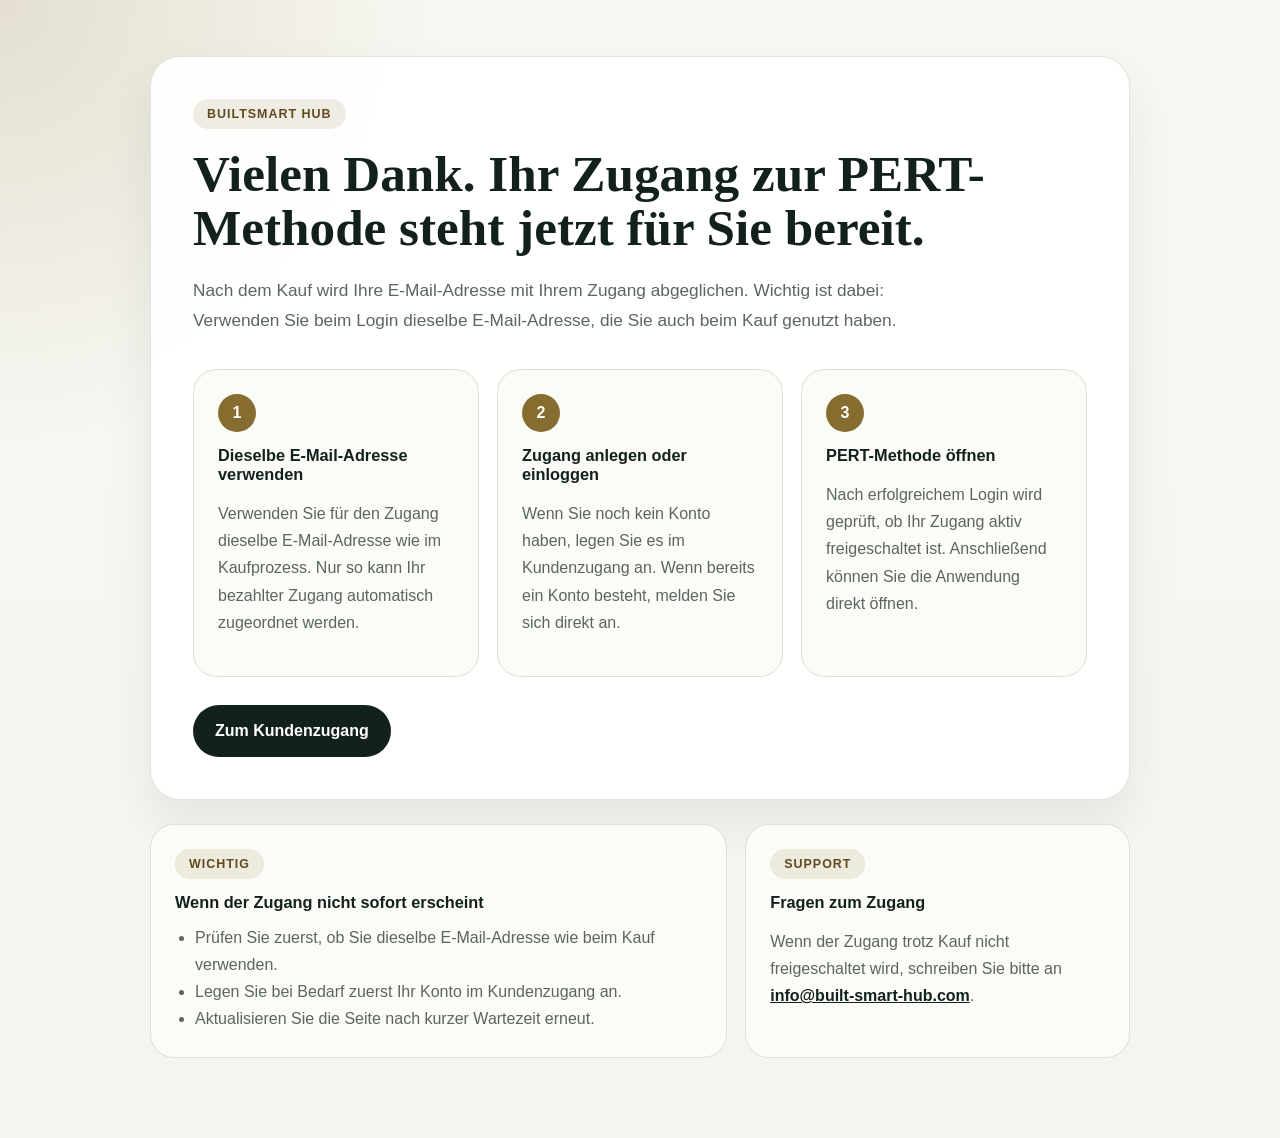
<file: pert-after-purchase.html>
<!DOCTYPE html>
<html lang="de">
  <head>
    <meta charset="UTF-8" />
    <meta name="viewport" content="width=device-width, initial-scale=1.0" />
    <title>PERT-Methode | Zugang nach dem Kauf</title>
    <style>
      :root {
        --bg: #f4f5f1;
        --bg-soft: #fbfbf7;
        --ink: #13211c;
        --muted: #5a6661;
        --line: rgba(19, 33, 28, 0.12);
        --accent: #876c2f;
        --accent-dark: #5f4b1e;
        --surface: rgba(255, 255, 255, 0.92);
        --shadow: 0 24px 50px rgba(19, 33, 28, 0.08);
        --radius: 24px;
        --font-sans: "Geist", "Aptos", "Segoe UI", sans-serif;
        --font-serif: "Iowan Old Style", "Palatino Linotype", serif;
      }

      * {
        box-sizing: border-box;
      }

      body {
        margin: 0;
        min-height: 100vh;
        font-family: var(--font-sans);
        color: var(--ink);
        background:
          radial-gradient(circle at top left, rgba(135, 108, 47, 0.18), transparent 26%),
          linear-gradient(180deg, #f8f8f3 0%, var(--bg) 100%);
      }

      main {
        width: min(980px, calc(100% - 32px));
        margin: 0 auto;
        padding: 56px 0 80px;
      }

      .hero {
        background: var(--surface);
        border: 1px solid var(--line);
        border-radius: calc(var(--radius) + 6px);
        box-shadow: var(--shadow);
        padding: 42px;
      }

      .eyebrow,
      .tag {
        display: inline-flex;
        align-items: center;
        gap: 8px;
        padding: 8px 14px;
        border-radius: 999px;
        background: rgba(135, 108, 47, 0.12);
        color: var(--accent-dark);
        font-size: 0.78rem;
        font-weight: 700;
        letter-spacing: 0.08em;
        text-transform: uppercase;
      }

      h1,
      h2 {
        font-family: var(--font-serif);
        margin: 0;
      }

      h1 {
        margin-top: 18px;
        font-size: clamp(2.2rem, 4vw, 3.7rem);
        line-height: 1.05;
      }

      .lead {
        max-width: 720px;
        margin: 20px 0 0;
        color: var(--muted);
        font-size: 1.08rem;
        line-height: 1.75;
      }

      .steps {
        display: grid;
        grid-template-columns: repeat(3, minmax(0, 1fr));
        gap: 18px;
        margin-top: 34px;
      }

      .step-card,
      .info-card {
        background: var(--bg-soft);
        border: 1px solid var(--line);
        border-radius: var(--radius);
        padding: 24px;
      }

      .step-card strong,
      .info-card strong {
        display: block;
        font-size: 1.02rem;
        margin: 14px 0 10px;
      }

      .step-number {
        display: inline-flex;
        width: 38px;
        height: 38px;
        align-items: center;
        justify-content: center;
        border-radius: 50%;
        background: var(--accent);
        color: #fff;
        font-weight: 700;
      }

      p,
      li {
        color: var(--muted);
        line-height: 1.7;
      }

      .actions {
        display: flex;
        flex-wrap: wrap;
        gap: 14px;
        margin-top: 28px;
      }

      .btn {
        display: inline-flex;
        align-items: center;
        justify-content: center;
        min-height: 52px;
        padding: 0 22px;
        border-radius: 999px;
        text-decoration: none;
        font-weight: 700;
      }

      .btn-primary {
        background: var(--ink);
        color: #fff;
      }

      .btn-secondary {
        border: 1px solid var(--line);
        color: var(--ink);
        background: #fff;
      }

      .info-grid {
        display: grid;
        grid-template-columns: 1.2fr 0.8fr;
        gap: 18px;
        margin-top: 24px;
      }

      .info-card ul {
        margin: 12px 0 0;
        padding-left: 20px;
      }

      .mail-link {
        color: var(--ink);
        font-weight: 700;
      }

      @media (max-width: 820px) {
        .steps,
        .info-grid {
          grid-template-columns: 1fr;
        }

        .hero {
          padding: 28px;
        }
      }
    </style>
  </head>
  <body>
    <main>
      <section class="hero">
        <span class="eyebrow">BuiltSmart Hub</span>
        <h1>Vielen Dank. Ihr Zugang zur PERT-Methode steht jetzt für Sie bereit.</h1>
        <p class="lead">
          Nach dem Kauf wird Ihre E-Mail-Adresse mit Ihrem Zugang abgeglichen.
          Wichtig ist dabei: Verwenden Sie beim Login dieselbe E-Mail-Adresse,
          die Sie auch beim Kauf genutzt haben.
        </p>

        <div class="steps">
          <article class="step-card">
            <span class="step-number">1</span>
            <strong>Dieselbe E-Mail-Adresse verwenden</strong>
            <p>
              Verwenden Sie für den Zugang dieselbe E-Mail-Adresse wie im
              Kaufprozess. Nur so kann Ihr bezahlter Zugang automatisch
              zugeordnet werden.
            </p>
          </article>
          <article class="step-card">
            <span class="step-number">2</span>
            <strong>Zugang anlegen oder einloggen</strong>
            <p>
              Wenn Sie noch kein Konto haben, legen Sie es im Kundenzugang an.
              Wenn bereits ein Konto besteht, melden Sie sich direkt an.
            </p>
          </article>
          <article class="step-card">
            <span class="step-number">3</span>
            <strong>PERT-Methode öffnen</strong>
            <p>
              Nach erfolgreichem Login wird geprüft, ob Ihr Zugang aktiv
              freigeschaltet ist. Anschließend können Sie die Anwendung direkt
              öffnen.
            </p>
          </article>
        </div>

        <div class="actions">
          <a class="btn btn-primary" href="./pert-auth-portal.html">Zum Kundenzugang</a>
        </div>
      </section>

      <section class="info-grid">
        <article class="info-card">
          <span class="tag">Wichtig</span>
          <strong>Wenn der Zugang nicht sofort erscheint</strong>
          <ul>
            <li>Prüfen Sie zuerst, ob Sie dieselbe E-Mail-Adresse wie beim Kauf verwenden.</li>
            <li>Legen Sie bei Bedarf zuerst Ihr Konto im Kundenzugang an.</li>
            <li>Aktualisieren Sie die Seite nach kurzer Wartezeit erneut.</li>
          </ul>
        </article>

        <article class="info-card">
          <span class="tag">Support</span>
          <strong>Fragen zum Zugang</strong>
          <p>
            Wenn der Zugang trotz Kauf nicht freigeschaltet wird, schreiben Sie
            bitte an
            <a class="mail-link" href="mailto:info@built-smart-hub.com">info@built-smart-hub.com</a>.
          </p>
        </article>
      </section>
    </main>
  </body>
</html>
</file>
